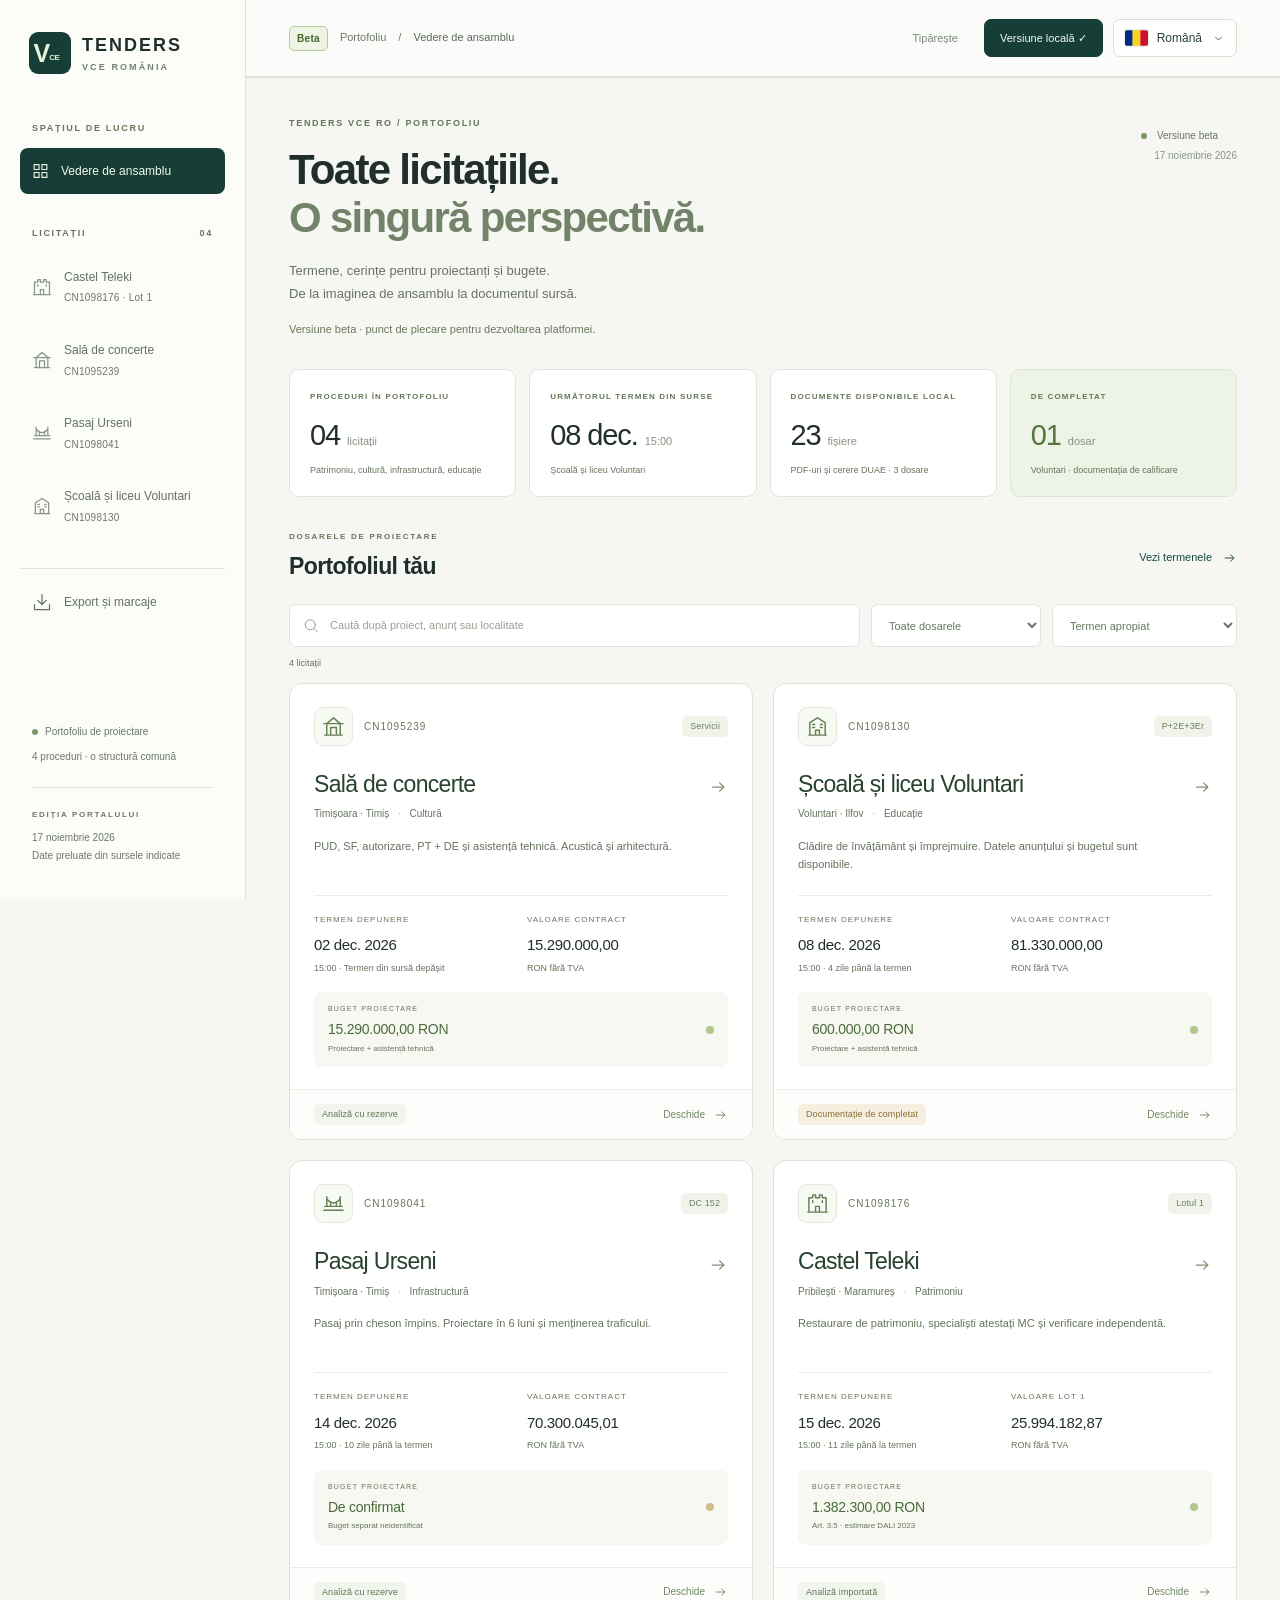
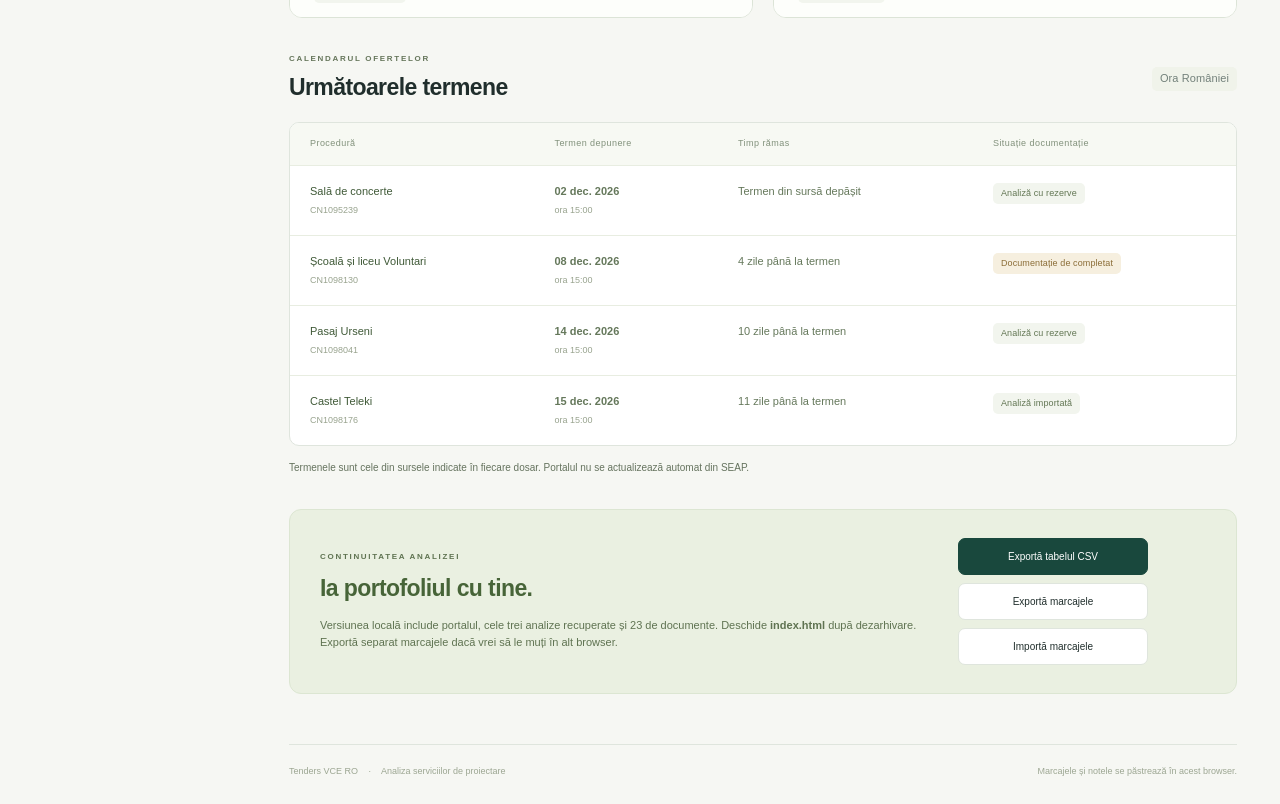
<file: index.html>
<!doctype html>
<html lang="ro">
<head><meta charset="utf-8"><meta name="viewport" content="width=device-width,initial-scale=1"><meta name="description" content="Portal Tenders VCE RO: patru licitații, cerințe pentru proiectanți, echipă, bugete și documente sursă."><title>Portofoliu licitații · Tenders VCE RO</title><link rel="stylesheet" href="portal.css"><link rel="icon" href="favicon.svg" type="image/svg+xml"><link rel="stylesheet" href="i18n.css"></head>
<body class="vce-portal-page"><a class="skip" href="#main">Mergi la conținut</a><div class="shell"><aside class="sidebar"><a class="brand" href="#overview"><span class="brand-mark">V<span>CE</span></span><span>TENDERS<small>VCE ROMÂNIA</small></span></a><span class="nav-caption">SPAȚIUL DE LUCRU</span><nav id="nav" aria-label="Navigare principală"></nav><div class="sidebar-bottom"><span class="tiny-dot"></span><strong>Portofoliu de proiectare</strong><p>4 proceduri · o structură comună</p><div class="sidebar-line"></div><span class="nav-caption">EDIȚIA PORTALULUI</span><p>17 noiembrie 2026<br>Date preluate din sursele indicate</p></div></aside><div class="workspace"><header class="topbar"><div class="breadcrumb" id="breadcrumb">Portofoliu / <strong>Vedere de ansamblu</strong></div><div class="top-actions"><button class="button subtle" id="print" title="Tipărește pagina curentă">Tipărește</button><button class="button download" data-action="offline-info">Versiune locală ✓</button></div></header><main id="main" tabindex="-1"></main><footer><span>Tenders VCE RO <b>·</b> Analiza serviciilor de proiectare</span><span>Marcajele și notele se păstrează în acest browser.</span></footer></div></div><div class="toast" id="toast" role="status"></div><input type="file" id="backup-input" accept="application/json,.json" hidden><script src="i18n-en.js"></script><script src="i18n.js"></script><script src="data.js"></script><script src="portal.js"></script></body></html>
</file>
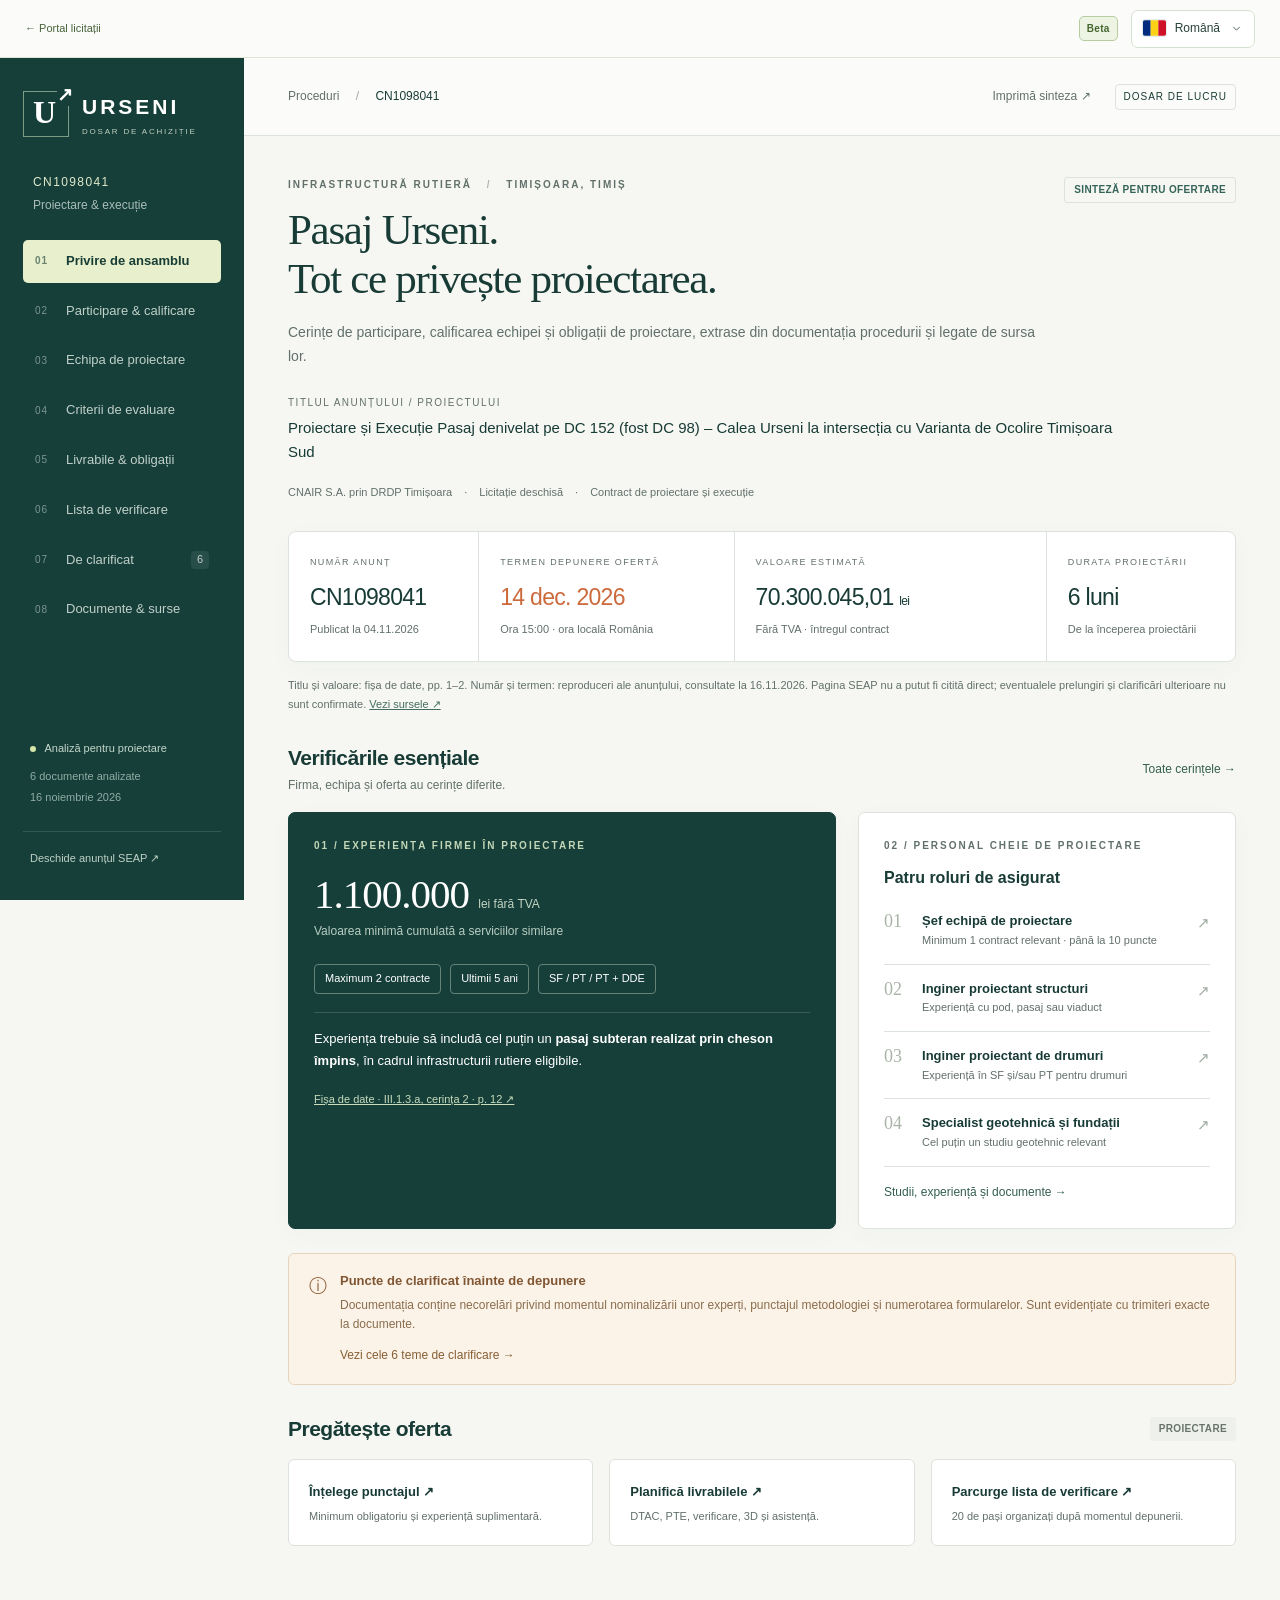
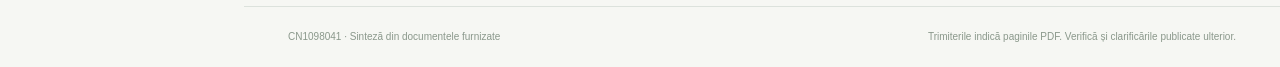
<file: analize/CN1098041/index.html>
<!doctype html>
<html lang="ro"><head><meta charset="UTF-8"><meta name="viewport" content="width=device-width, initial-scale=1"><meta name="description" content="Dosar de analiză pentru proiectare: participare, calificare, experți și obligații în procedura CN1098041 — Pasaj Urseni."><meta name="theme-color" content="#163f3a"><title>Pasaj Urseni · CN1098041</title><link rel="stylesheet" href="styles.css"><link rel="stylesheet" href="../../i18n.css"></head>
<body><a class="skip" href="#main">Sari la conținut</a>
<aside class="sidebar"><a class="brand" href="#overview"><span class="brand-icon" aria-hidden="true">U<span>↗</span></span><span>URSENI<span class="brand-sub">DOSAR DE ACHIZIȚIE</span></span></a><div class="side-project">CN1098041<span>Proiectare & execuție</span></div><nav aria-label="Navigare principală" id="nav"></nav><div class="side-note"><span class="dot"></span> Analiză pentru proiectare<p>6 documente analizate<br>16 noiembrie 2026</p></div><a class="seap-link" href="https://e-licitatie.ro/pub/notices/c-notice/v2/view/100213834" target="_blank" rel="noopener">Deschide anunțul SEAP ↗</a></aside>
<div class="workspace"><header class="topbar"><div class="breadcrumb">Proceduri <span>/</span> <strong>CN1098041</strong></div><div class="top-actions"><button id="print" class="plain" title="Tipărește sinteza completă">Imprimă sinteza ↗</button><span class="private-label">Dosar de lucru</span></div></header><main id="main" tabindex="-1"></main><footer>CN1098041 · Sinteză din documentele furnizate <span>Trimiterile indică paginile PDF. Verifică și clarificările publicate ulterior.</span></footer></div>
<div id="toast" role="status"></div><script src="../../i18n-en.js"></script><script src="../../i18n.js"></script><script src="data.js"></script><script src="app.js"></script></body></html>
</file>
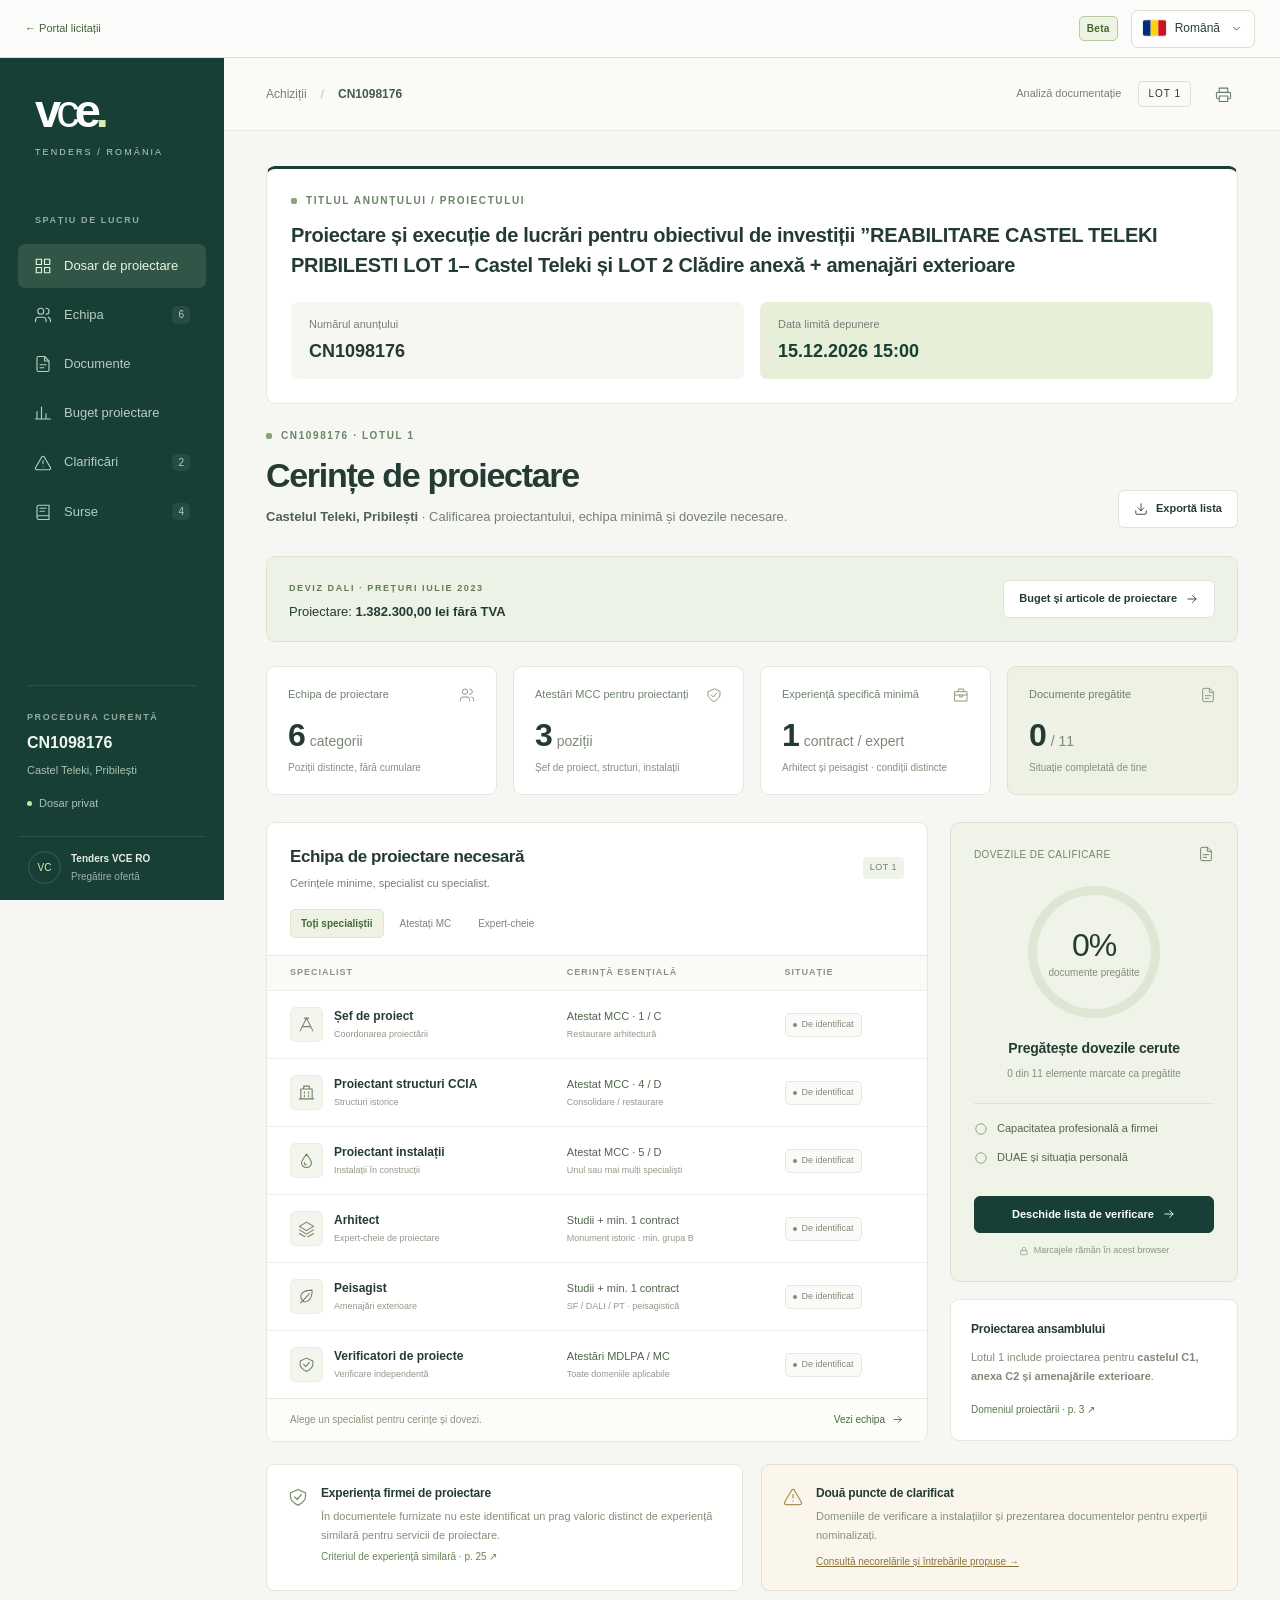
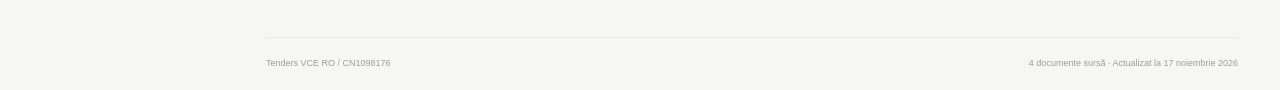
<file: analize/CN1098176/index.html>
<!doctype html>
<html lang="ro">
<head>
  <meta charset="utf-8">
  <meta name="viewport" content="width=device-width, initial-scale=1">
  <meta name="theme-color" content="#173f35">
  <title>Tenders VCE · Cerințe de proiectare · CN1098176</title>
  <meta name="description" content="Dosar de lucru pentru proiectarea Castelului Teleki: Lotul 1 — specialiști, cerințe de calificare, documente și buget de proiectare din DALI, cu referințe la documentația procedurii CN1098176.">
  <link rel="icon" type="image/svg+xml" href="data:image/svg+xml,%3Csvg xmlns='http://www.w3.org/2000/svg' viewBox='0 0 48 48'%3E%3Crect width='48' height='48' rx='12' fill='%23173f35'/%3E%3Cpath d='M12 15l12 21 12-21h-7l-5 10-5-10z' fill='%23cced9b'/%3E%3C/svg%3E">
  <link rel="stylesheet" href="styles.css">
  <script src="../../i18n-en.js"></script><script src="../../i18n.js"></script><script src="budget.js" defer></script>
  <script src="app.js" defer></script>
<link rel="stylesheet" href="../../i18n.css"></head>
<body>
  <a class="skip" href="#main">Mergi la conținut</a>
  <aside class="sidebar">
    <a class="brand" href="#overview" aria-label="Tenders VCE — pagina principală"><span class="brand-mark">v<span>c</span>e<span class="brand-dot">.</span></span><span class="brand-label">TENDERS / ROMÂNIA</span></a>
    <div class="workspace-label">SPAȚIU DE LUCRU</div>
    <nav id="nav" aria-label="Navigare principală"></nav>
    <div class="sidebar-project"><span class="mini-label">PROCEDURA CURENTĂ</span><strong>CN1098176</strong><span>Castel Teleki, Pribilești</span><span class="private-badge"><span class="status-dot"></span> Dosar privat</span></div>
    <div class="sidebar-footer"><span class="avatar">VC</span><div><strong>Tenders VCE RO</strong><span>Pregătire ofertă</span></div></div>
  </aside>
  <div class="shell">
    <header class="topbar"><div class="breadcrumb">Achiziții <span>/</span> <strong>CN1098176</strong></div><div class="topbar-right"><span class="topbar-note">Analiză documentație</span><span class="topbar-tag">LOT 1</span><button class="icon-button" data-action="print" aria-label="Tipărește pagina" title="Tipărește pagina"></button></div></header>
    <main id="main" tabindex="-1"></main>
    <footer class="page-footer"><span>Tenders VCE RO <span class="muted">/</span> CN1098176</span><span>4 documente sursă · Actualizat la 17 noiembrie 2026</span></footer>
  </div>
  <dialog id="expert-dialog" aria-labelledby="dialog-title"></dialog>
  <div id="toast" role="status" aria-live="polite"></div>
</body>
</html>
</file>
<file: portal.css>
@charset "UTF-8";
:root{--ink:#202e2c;--muted:#72807a;--green:#19483d;--deep:#163e36;--lime:#d5edb5;--paper:#f6f7f3;--line:#dfe5dd;--amber:#8f6529;--sidebar:246px;--radius:13px}
*{box-sizing:border-box}html{scroll-behavior:smooth;scroll-padding-top:90px}body{margin:0;font-family:Inter,"Segoe UI",Arial,sans-serif;color:var(--ink);background:var(--paper);font-size:14px;line-height:1.55}button,input,select,textarea{font:inherit}button,a,select,input,textarea{-webkit-tap-highlight-color:transparent}button,a{touch-action:manipulation}a{color:var(--green);text-decoration:none}button{cursor:pointer}a:hover{text-decoration:underline}svg{width:20px;height:20px;flex-shrink:0}h1,h2,h3,p{margin-top:0}h1{font-size:42px;line-height:1.14;letter-spacing:-1.7px;font-weight:600;margin-bottom:17px}h2{font-size:24px;letter-spacing:-.6px;font-weight:600;margin-bottom:12px}h3{font-size:17px;line-height:1.4;font-weight:600;margin-bottom:10px}p{margin-bottom:13px}small{font-size:11px}strong{font-weight:600}button:focus-visible,a:focus-visible,select:focus-visible,input:focus-visible,textarea:focus-visible,summary:focus-visible{outline:3px solid #85a967;outline-offset:4px}.skip{position:fixed;top:-60px;left:12px;z-index:99;background:white;padding:10px}.skip:focus{top:10px}.shell{display:flex;min-height:100vh}.sidebar{width:var(--sidebar);position:fixed;inset:0 auto 0 0;background:#fcfdf9;border-right:1px solid var(--line);padding:32px 20px 22px;display:flex;flex-direction:column;z-index:20;overflow:auto}.brand{display:flex;align-items:center;gap:11px;margin:0 9px 48px;color:var(--ink);font-weight:600;letter-spacing:2px;line-height:1.4;font-size:18px}.brand:hover{text-decoration:none}.brand small{display:block;font-size:9px;letter-spacing:2.1px;color:var(--muted);margin-top:3px}.brand-mark{display:flex;align-items:center;justify-content:center;position:relative;background:var(--deep);border-radius:9px;width:42px;height:42px;font-size:25px;color:#e6f2d9;letter-spacing:-5px;padding-right:7px}.brand-mark span{font-size:8px;letter-spacing:-.5px;align-self:flex-end;margin:0 0 11px 4px}.nav-caption{display:block;color:#859086;font-size:9px;font-weight:600;letter-spacing:1.7px;margin:0 12px 12px}.nav-home,.nav-project,.nav-utility{display:flex;align-items:center;gap:12px;border-radius:8px;padding:13px 12px;color:#617067;font-size:12px;margin-bottom:5px;transition:background .15s}.nav-home svg{width:17px}.nav-home.active{background:var(--deep);color:#f3f8ed}.nav-project small{display:block;color:#89948b;font-size:10px;margin-top:4px;letter-spacing:.25px}.nav-project{padding-top:15px;padding-bottom:15px}.nav-project svg{color:#879488}.nav-project.active{background:#e9efdf;color:var(--deep)}.nav-project.active svg{color:var(--deep)}.nav-project:hover,.nav-utility:hover{background:#eff3e9;text-decoration:none}.project-caption{display:flex;justify-content:space-between;margin-top:33px}.nav-utility{margin-top:28px;border-top:1px solid var(--line);padding-top:23px;border-radius:0}.sidebar-bottom{margin-top:auto;padding:50px 12px 0;font-size:10px;color:#859087}.sidebar-bottom strong{color:#67786c;font-size:10px;font-weight:500}.sidebar-bottom p{margin-top:8px;line-height:1.8}.sidebar-bottom .nav-caption{margin-left:0;margin-bottom:6px;font-size:8px}.tiny-dot{display:inline-block;width:6px;height:6px;border-radius:50%;background:#7a9768;margin-right:7px;vertical-align:middle}.sidebar-line{height:1px;background:var(--line);margin:21px 0}.workspace{width:calc(100% - var(--sidebar));margin-left:var(--sidebar)}.topbar{height:77px;border-bottom:1px solid var(--line);display:flex;align-items:center;justify-content:space-between;padding:0 43px;gap:20px;background:#fbfcf9}.breadcrumb{font-size:11px;color:#89948d;display:flex;gap:12px;align-items:center}.breadcrumb strong{font-weight:500;color:#58695e}.top-actions{display:flex;gap:10px}.button{display:inline-flex;align-items:center;justify-content:center;gap:9px;border:1px solid var(--line);background:#fff;color:var(--ink);border-radius:7px;padding:10px 15px;font-size:11px;font-weight:500;line-height:1.5;text-align:center}.button:hover{text-decoration:none;background:#edf2e8}.button svg{width:16px;height:16px}.button.download{background:var(--deep);color:#f4f8ed;border-color:var(--deep)}.button.download span{font-size:19px;line-height:0;margin-right:2px}.button.subtle{background:none;border-color:transparent;color:#7a897e}.button.primary{background:var(--green);color:white;border-color:var(--green)}main{padding:38px 43px 50px;max-width:1580px;margin:auto;min-height:calc(100vh - 150px)}.page-heading{display:flex;justify-content:space-between;align-items:flex-start;margin:2px 0 30px;gap:30px}.eyebrow{font-size:9px;font-weight:600;letter-spacing:1.7px;color:#7a8e75;margin-bottom:15px}.eyebrow span{margin:0 8px}.page-heading h1 span{color:#728369}.lead{font-size:13px;color:#738174;line-height:1.8;margin-bottom:0}.edition{padding-top:11px;font-size:10px;white-space:nowrap;color:#64775e}.edition small{display:block;color:#8a948a;font-size:10px;padding-left:13px;margin-top:4px}.stats{display:grid;grid-template-columns:repeat(4,minmax(0,1fr));gap:13px;margin-bottom:34px}.stat{padding:21px 20px 18px;background:#fff;border:1px solid var(--line);border-radius:10px;min-width:0}.stat>span{display:block;color:#84917f;font-size:8px;font-weight:600;letter-spacing:1.15px;margin-bottom:15px}.stat>strong{display:block;font-size:29px;letter-spacing:-1.1px;line-height:1.2;white-space:nowrap;font-weight:500}.stat strong small{font-size:11px;letter-spacing:0;color:#86917e;margin-left:7px}.stat p{font-size:9px;color:#939c8e;margin:11px 0 0}.stat.accent{background:#edf3e5;border-color:#dce7d2}.stat.accent strong{color:#55763f}.section-heading{display:flex;justify-content:space-between;align-items:center;gap:20px;margin:31px 0 16px}.section-heading .eyebrow{font-size:8px;margin-bottom:5px}.section-heading h2{font-size:23px;margin-bottom:0}.section-heading>span{font-size:11px;color:var(--muted)}.text-link{font-size:11px;display:inline-flex;gap:10px;align-items:center}.text-link svg{width:15px}.toolbar{display:flex;gap:11px;margin:20px 0 5px}.search{flex:1;display:flex;align-items:center;gap:11px;background:white;border:1px solid var(--line);border-radius:7px;padding:0 14px;min-width:0}.search svg{width:15px;color:#8e9989}.search input{width:100%;border:0;background:none;outline:0;padding:12px 0;font-size:11px;color:var(--ink);min-width:0}.search input::placeholder{color:#99a194}select{border:1px solid var(--line);background:white;padding:10px 34px 10px 13px;border-radius:7px;font-size:11px;color:#66785f;max-width:100%}.result-count{font-size:9px;color:#8b9786;margin:10px 0 12px}.project-grid{display:grid;grid-template-columns:repeat(2,minmax(0,1fr));gap:20px}.project-card{border:1px solid #dce4d7;border-radius:var(--radius);padding:23px 24px 0;background:white;overflow:hidden;transition:border-color .18s,box-shadow .18s}.project-card:hover{border-color:#aabda0;box-shadow:0 6px 22px #26451e07}.card-top{display:flex;align-items:center;gap:11px;margin-bottom:22px}.project-symbol{width:39px;height:39px;border:1px solid #e4e9de;border-radius:9px;display:flex;align-items:center;justify-content:center;color:#637f52;background:#f7f9f3}.project-symbol svg{width:23px;height:23px}.card-code{font-size:10px;color:#87937d;letter-spacing:1px;flex:1}.badge{display:inline-block;font-size:9px;letter-spacing:.1px;font-weight:500;padding:4px 8px;border-radius:5px;background:#f0f3ea;color:#6d7d60;white-space:normal;line-height:1.45}.badge.amber{background:#f6efdf;color:#8b6d37}.badge.soft{background:#f2f5ee;color:#76866a}.project-title{display:flex;justify-content:space-between;align-items:center;gap:12px;color:#28422f}.project-title h3{font-size:23px;letter-spacing:-.7px;margin-bottom:6px;font-weight:500}.project-title svg{width:20px;color:#819274}.location{font-size:10px;color:#86927d;margin:0 0 15px}.location span{margin:0 6px;color:#b6bdad}.card-summary{font-size:11px;line-height:1.65;color:#8a957f;min-height:38px;margin-bottom:20px;max-width:94%}.card-values{display:grid;grid-template-columns:1fr 1fr;border-top:1px solid #e9ede3;padding-top:18px;margin-bottom:17px;gap:12px}.card-values label,.card-budget label,.budget-strip label{font-size:8px;letter-spacing:1px;color:#8a967f;display:block;margin-bottom:7px;font-weight:500}.card-values strong{display:block;font-size:15px;font-weight:500;letter-spacing:-.35px;white-space:nowrap}.card-values small{display:block;font-size:9px;color:#93a087;margin-top:5px}.card-budget{background:#f6f8f1;border-radius:8px;padding:12px 14px;display:flex;justify-content:space-between;align-items:center;gap:15px;margin-bottom:22px}.card-budget label{font-size:7px;letter-spacing:1.2px;margin-bottom:4px}.card-budget strong{display:block;color:#4b6b3c;font-size:14px;font-weight:500;letter-spacing:-.25px}.card-budget small{font-size:8px;color:#8c9a7e;display:block;margin-top:2px}.budget-dot{width:8px;height:8px;border-radius:50%;background:#b0c68b}.budget-dot.unknown{background:#d4bd8d}.card-bottom{margin:0 -24px;padding:14px 24px;border-top:1px solid #e9ede3;display:flex;align-items:center;justify-content:space-between;gap:10px;background:#fdfefb}.card-bottom>a{display:flex;align-items:center;gap:8px;font-size:10px;color:#708863}.card-bottom svg{width:15px}.calendar-block{margin-top:35px}.table-wrap{overflow:auto;border:1px solid var(--line);border-radius:10px;background:white;max-width:100%}table{width:100%;border-collapse:collapse;text-align:left;font-size:11px}th{color:#81917b;font-weight:500;font-size:9px;letter-spacing:.45px;background:#f7f9f3;padding:14px 20px}td{border-top:1px solid #e8ede1;padding:17px 20px;vertical-align:top;color:#65785b}td small{display:block;color:#98a38e;font-size:9px;margin-top:4px}.table-title{color:#3f5937;font-weight:500}.fineprint{font-size:10px;color:#8c9783;margin-top:13px;line-height:1.7}.tools-panel{display:flex;align-items:center;gap:38px;background:#eaf0e1;border:1px solid #dce6d2;padding:28px 30px;border-radius:12px;margin-top:33px}.tools-panel .eyebrow{font-size:8px;margin-bottom:8px}.tools-panel h2{font-size:23px;margin-bottom:10px;color:#476438}.tools-panel p{font-size:11px;color:#859777;margin-bottom:0;max-width:600px}.tool-buttons{min-width:190px;display:grid;gap:8px}.tool-buttons .button{font-size:10px}footer{display:flex;justify-content:space-between;gap:20px;color:#9ca692;font-size:9px;margin:0 43px;padding:20px 0 25px;border-top:1px solid var(--line)}footer b{margin:0 8px;font-weight:400}.back{font-size:10px;display:inline-block;color:#839477;margin:0 0 25px}.project-heading{display:flex;justify-content:space-between;align-items:center;gap:25px}.project-heading h1{font-size:36px;line-height:1.2;margin-bottom:10px}.project-heading .eyebrow{margin-bottom:10px}.decision-label{font-size:8px;letter-spacing:1px;color:#8b987e;display:flex;flex-direction:column;gap:7px;min-width:170px}.decision-label select{color:var(--green);font-size:11px}.tabs{display:flex;gap:6px;border-bottom:1px solid var(--line);margin:28px 0 30px;overflow:auto}.tabs a{padding:14px 15px;border-bottom:2px solid transparent;color:#88977d;font-size:11px;white-space:nowrap}.tabs a.active{color:#3e612c;border-bottom-color:#527938;background:#edf2e5;border-radius:7px 7px 0 0}.section-title{margin-bottom:23px}.section-title .eyebrow{font-size:8px;margin-bottom:6px}.section-title h2{font-size:25px;margin-bottom:12px}.section-title>p:not(.eyebrow){font-size:12px;color:#809070;line-height:1.8;max-width:1000px}.section-title .full-title{color:#506843!important;font-size:16px!important;line-height:1.6!important}.project-stats{grid-template-columns:repeat(3,minmax(0,1fr));margin-bottom:14px}.project-stats .stat strong{font-size:23px;white-space:normal}.project-stats .stat>span{font-size:8px}.project-stats .stat strong small{display:block;margin:7px 0 0}.project-stats .stat strong.authority{font-size:16px;letter-spacing:-.3px;line-height:1.4}.notice{display:flex;align-items:flex-start;gap:12px;background:#f3f0e5;border:1px solid #e5dfcd;border-radius:9px;padding:16px 18px;margin:21px 0;color:#8b794d;font-size:11px}.notice>span{border:1px solid #b9a56e;border-radius:50%;height:17px;width:17px;font-family:Georgia,serif;text-align:center;flex-shrink:0;line-height:15px;margin-top:2px}.notice p{margin:0;line-height:1.8}.budget-strip{background:#eaf1e1;border:1px solid #dce6d1;border-radius:10px;display:flex;justify-content:space-between;align-items:center;gap:25px;padding:22px;margin:25px 0}.budget-strip strong{display:block;font-size:22px;font-weight:500;color:#526f3e;letter-spacing:-.5px}.budget-strip p{font-size:10px;color:#8a9b7c;margin:7px 0 0;max-width:700px}.budget-strip .button{flex-shrink:0}.record{background:white;border:1px solid var(--line);border-radius:10px;padding:22px 25px;margin-bottom:14px}.record-title{display:flex;justify-content:space-between;align-items:flex-start;gap:15px}.record h3{font-size:16px;color:#3e5933}.record p{font-size:12px;color:#75886a;line-height:1.85;max-width:1100px}.record .muted{color:#95a289}.record-title .badge{flex-shrink:0;max-width:210px}.evidence{background:#f4f7ee;padding:13px 16px;border-left:2px solid #c5d5b4;border-radius:0 6px 6px 0;margin:14px 0;color:#728662;font-size:11px}.evidence strong{font-size:10px;color:#698252}.evidence p{margin:6px 0 0;font-size:11px}.record details{border-top:1px solid #e8eddf;margin-top:13px;padding-top:12px}.record details p{margin-top:12px;font-size:11px}summary{cursor:pointer;font-size:11px;color:#6e865c}summary::marker{color:#a3b690}.refs{display:flex;gap:6px;flex-wrap:wrap;margin-top:16px}.refs a,.source-link,.migrated-content .source,.migrated-content .ref{font-size:9px;padding:5px 8px;background:#f4f7ee;color:#819773;border-radius:4px;border:1px solid #e6edde;line-height:1.5}.next-link{display:flex;justify-content:flex-end;border-top:1px solid var(--line);margin-top:25px;padding-top:20px}.next-link a{font-size:12px;display:flex;align-items:center;gap:10px}.empty-panel{padding:35px 25px;background:#f0f3ea;border:1px dashed #cad6bd;border-radius:11px;text-align:center;color:#879b73;width:100%}.empty-panel svg{width:30px;height:30px;margin-bottom:10px;color:#9db388}.empty-panel h3{font-size:16px;color:#687f56}.empty-panel p{font-size:12px;max-width:650px;margin:0 auto;color:#92a380}.project-grid>.empty-panel{grid-column:1/-1}.panel{padding:23px 25px;border:1px solid var(--line);background:white;border-radius:10px;margin:18px 0;font-size:12px;color:#7f9170}.panel h3,.panel h2{color:#4e6c3d}.panel p{line-height:1.85}.panel .button{margin-top:6px}.progress-panel{display:flex;justify-content:space-between;align-items:center;gap:25px;padding:21px;background:#edf3e3;border:1px solid #dae6cc;border-radius:10px;margin-bottom:20px}.progress-panel strong{color:#54703f;font-size:13px}.progress-panel p{color:#8ea17a;font-size:10px;margin:6px 0 0}.progress-track{height:6px;border-radius:4px;overflow:hidden;background:#dae5cc;width:36%}.progress-track span{height:100%;display:block;background:#78985c;border-radius:4px;transition:width .2s}.check-row{display:flex;align-items:flex-start;gap:16px;padding:21px 23px;background:white;border:1px solid var(--line);border-radius:9px;margin-bottom:10px}.check-row input{width:17px;height:17px;accent-color:var(--green);flex-shrink:0;margin-top:4px}.check-row label{font-size:13px;font-weight:500;display:block;color:#4d6a3c;margin-bottom:7px;cursor:pointer}.check-row p{font-size:11px;line-height:1.8;color:#819470;margin:8px 0 0}.check-row input:checked+div label{color:#8ca377;text-decoration:line-through}.source-grid{display:grid;grid-template-columns:repeat(2,minmax(0,1fr));gap:16px;margin:20px 0}.source-card{background:white;border:1px solid var(--line);border-radius:10px;padding:23px;display:flex;flex-direction:column;align-items:flex-start}.file-icon{font-size:9px;color:#889e6e;background:#f0f5e7;border:1px solid #dfe8d3;border-radius:5px;padding:7px 6px;margin-bottom:15px}.source-card h3{font-size:15px;color:#536e40}.source-card p{font-size:11px;line-height:1.7;color:#8a9c77;margin-bottom:13px}.source-card small{color:#9eab8c;font-size:9px}.source-card>div:last-child{margin-top:auto;padding-top:16px;display:flex;gap:19px;font-size:10px}.web-sources{padding-left:17px;line-height:2.6}.web-sources a{font-size:12px}.issue{position:relative;padding-left:64px}.issue-number{position:absolute;left:24px;top:24px;font-size:13px;color:#a5b392}.notes-label{display:block;font-size:9px;letter-spacing:.7px;color:#95a580;margin:20px 0 7px}textarea{width:100%;min-height:85px;resize:vertical;background:#fafcf6;border:1px solid #e1e8d7;border-radius:6px;padding:12px;font-size:11px;color:#6f845b}.missing-list{list-style:none;margin:20px 0;padding:0}.missing-list li{display:flex;justify-content:space-between;gap:20px;border-bottom:1px solid var(--line);padding:13px;color:#81946c;font-size:12px}.block-heading{color:#5b7847;font-size:18px;margin-top:27px}caption{text-align:left;padding:14px 20px;font-size:10px;color:#91a27c;background:#fff}tfoot td{background:#edf4e2;color:#54713d;font-weight:600}.budget-table td:not(:first-child){white-space:nowrap;font-size:10px}.budget-table td:first-child{min-width:240px;font-size:11px}.budget-table td{padding:14px 16px}.budget-table th{padding:12px 16px;white-space:nowrap}.migrated-content{font-size:12px;color:#7c906c}.migrated-content h1{font-size:23px;letter-spacing:-.6px;margin-bottom:10px;color:#526e42}.migrated-content h2{font-size:19px;margin-top:25px;color:#4e6d3d}.migrated-content h3{color:#536f43}.migrated-content .metrics{display:grid;grid-template-columns:repeat(3,minmax(0,1fr));gap:14px;margin:23px 0}.migrated-content .metric{border:1px solid var(--line);border-radius:9px;padding:20px;background:white}.migrated-content .metric label{display:block;font-size:9px;margin-bottom:10px;color:#91a37c}.migrated-content .metric strong{display:block;font-size:23px;letter-spacing:-.5px;color:#5a7843}.migrated-content .metric small{font-size:9px;display:block;color:#99aa83;margin-top:8px}.migrated-content .highlight{background:#edf3e4}.migrated-content .section-heading{margin-top:28px}.migrated-content .section-heading small{font-size:9px;color:#92a47c}.migrated-content .sources{display:flex;flex-wrap:wrap;gap:6px;margin:12px 0}.migrated-content .notice{display:block}.migrated-content .notice-icon{display:none}.migrated-content .notice b{display:block;margin-bottom:8px}.migrated-content .inline-note,.migrated-content .section-intro{color:#94a57f;font-size:11px;line-height:1.8}.migrated-content .grid2{display:grid;grid-template-columns:1fr 1fr;gap:16px}.migrated-content table ul{padding-left:16px}.migrated-content li{margin-bottom:6px}.migrated-content .timeline-item,.migrated-content .timeline-card{padding:20px;border:1px solid var(--line);border-radius:9px;background:white;margin-bottom:13px}.migrated-content .tag{display:inline-block;background:#edf2e5;border-radius:5px;padding:4px 8px;font-size:9px;color:#809469}.migrated-content .tag.amber{background:#f5eedb;color:#9a854e}.migrated-content table td{font-size:11px}.toast{position:fixed;bottom:25px;left:50%;transform:translate(-50%,15px);background:#254b35;color:#f4f9eb;padding:13px 22px;border-radius:9px;box-shadow:0 6px 22px #14301b22;opacity:0;pointer-events:none;transition:.2s;font-size:12px;z-index:99;max-width:90vw}.toast.show{opacity:1;transform:translate(-50%,0)}
@media(min-width:1500px){main{padding-top:45px}.project-card{padding-top:26px}.card-summary{max-width:90%}}
@media(max-width:1200px){:root{--sidebar:220px}.sidebar{padding-left:13px;padding-right:13px}main{padding:30px}.topbar{padding:0 30px}footer{margin:0 30px}.stat{padding:18px 15px}.stat>strong{font-size:24px}.stat>span{font-size:7px}.stat p{font-size:8px}.project-card{padding:20px 19px 0}.card-bottom{margin:0 -19px;padding-left:19px;padding-right:19px}.project-title h3{font-size:21px}.card-values strong{font-size:14px}.project-stats .stat strong{font-size:20px}.tabs a{padding:12px 10px;font-size:10px}.record-title{flex-wrap:wrap}.project-heading h1{font-size:31px}.decision-label{min-width:145px}}
@media(max-width:980px){:root{--sidebar:195px}.sidebar{padding-left:10px;padding-right:10px}.brand{margin-left:5px;gap:9px;font-size:15px}.brand-mark{width:36px;height:36px}.nav-project,.nav-home{font-size:10px;padding-left:10px;gap:9px}.nav-project svg{width:17px}.nav-project small{font-size:8px}.nav-caption{font-size:8px}.topbar{padding:0 24px}.breadcrumb{font-size:9px;gap:8px}.button{font-size:10px;padding:9px 11px}main{padding:28px 24px}.page-heading h1{font-size:35px}.edition{font-size:8px}.stats{grid-template-columns:repeat(2,minmax(0,1fr))}.stat>span{font-size:8px}.stat p{font-size:9px}.project-stats{grid-template-columns:repeat(3,minmax(0,1fr))}.project-stats .stat strong{font-size:17px}.project-stats .stat .authority{font-size:13px!important}.toolbar{flex-wrap:wrap}.search{flex-basis:100%}.toolbar select{flex:1}.project-card{padding:18px 16px 0}.project-title h3{font-size:19px}.card-code{font-size:8px}.project-symbol{width:32px;height:32px}.card-values{grid-template-columns:1fr;gap:13px}.card-values strong{font-size:15px}.card-budget strong{font-size:13px}.card-bottom{margin:0 -16px;padding:13px 16px;align-items:flex-start;gap:8px}.card-bottom .badge{font-size:8px}.card-bottom>a{font-size:9px;gap:5px;white-space:nowrap}.card-summary{min-height:58px;font-size:10px}.tools-panel{display:block;padding:25px}.tool-buttons{display:flex;flex-wrap:wrap;margin-top:20px}.budget-strip{display:block}.budget-strip .button{margin-top:16px}.project-heading h1{font-size:27px}.project-heading .lead{font-size:11px}.decision-label{min-width:130px}.tabs{gap:1px}.tabs a{font-size:9px;padding:12px 8px}.source-grid{gap:12px}.record{padding:20px}.migrated-content .metrics{grid-template-columns:1fr}.migrated-content .grid2{grid-template-columns:1fr}.migrated-content .section-heading{flex-wrap:wrap}.issue{padding-left:55px}.issue-number{left:20px;top:23px}footer{font-size:8px;margin:0 24px;flex-wrap:wrap}}
@media(max-width:700px){:root{--sidebar:0px}.shell{display:block}.sidebar{position:relative;width:100%;padding:17px 20px 0;border-right:0;border-bottom:1px solid var(--line);overflow:visible}.brand{margin:0 0 17px;font-size:16px;width:max-content}.brand small{font-size:8px}.brand-mark{width:35px;height:35px}.sidebar>.nav-caption,.project-caption,.sidebar-bottom,.nav-utility{display:none}.sidebar nav{display:flex;gap:6px;overflow-x:auto;padding:0 0 12px}.nav-project,.nav-home{padding:9px 11px;font-size:9px;margin:0;flex-shrink:0;min-height:42px}.nav-project svg,.nav-home svg{width:15px;height:15px}.nav-project small{font-size:7px;margin-top:3px}.nav-home{max-width:120px;line-height:1.5}.nav-project{background:#f2f5ed}.workspace{width:100%;margin:0}.topbar{height:61px;padding:0 20px;gap:8px}.breadcrumb{font-size:8px}.top-actions{gap:2px}.button.subtle{display:none}.top-actions .button{font-size:9px;padding:8px 10px}main{padding:26px 20px 35px}.page-heading{gap:13px;position:relative;margin-bottom:25px}.page-heading h1{font-size:34px}.page-heading .eyebrow{font-size:7px;letter-spacing:1.5px;margin-bottom:15px}.edition{display:none}.lead{font-size:11px}.stats{gap:10px;margin-bottom:25px}.stat{padding:16px 13px}.stat>strong{font-size:24px}.stat>span{font-size:6.5px;letter-spacing:.6px;margin-bottom:12px}.stat strong small{font-size:9px;margin-left:5px}.stat p{font-size:8px;line-height:1.6;margin-top:9px}.section-heading{margin-top:26px;gap:10px}.section-heading h2{font-size:21px}.section-heading .text-link{font-size:9px;gap:6px}.section-heading .eyebrow{font-size:7px}.toolbar{gap:8px;margin-top:17px}.search input{font-size:10px}.toolbar select{font-size:10px;padding-right:25px}.project-grid{grid-template-columns:1fr;gap:17px}.project-card{padding:21px 20px 0}.card-top{margin-bottom:19px}.project-symbol{width:36px;height:36px}.card-code{font-size:9px}.project-title h3{font-size:23px}.card-summary{min-height:0;font-size:11px;max-width:96%;margin-bottom:18px}.card-values{grid-template-columns:1fr 1fr;gap:10px}.card-values strong{font-size:15px}.card-budget strong{font-size:14px}.card-bottom{margin:0 -20px;padding:14px 20px;align-items:center}.card-bottom .badge{font-size:8px}.card-bottom>a{font-size:10px}.table-wrap table{min-width:610px}.table-wrap td{padding:15px}.table-wrap th{padding:13px 15px}.tools-panel{padding:23px}.tool-buttons{display:grid;grid-template-columns:1fr 1fr;gap:8px}.tool-buttons .primary{grid-column:1/-1}.tool-buttons .button{padding:10px 7px;font-size:9px}.tools-panel h2{font-size:22px}.tools-panel p{font-size:10px}footer{margin:0 20px;font-size:7px;gap:8px}.back{margin-bottom:22px}.project-heading{display:block}.project-heading h1{font-size:31px}.project-heading .lead{font-size:11px}.project-heading .eyebrow{font-size:8px}.decision-label{display:flex;flex-direction:row;align-items:center;gap:15px;margin-top:22px;min-width:0}.decision-label select{width:170px;font-size:10px}.tabs{margin:25px -20px 26px;padding:0 20px;gap:5px}.tabs a{font-size:10px;padding:12px 13px}.section-title h2{font-size:23px}.section-title>p:not(.eyebrow){font-size:11px}.section-title .full-title{font-size:14px!important}.project-stats{grid-template-columns:1fr}.project-stats .stat{padding:17px}.project-stats .stat strong{font-size:25px}.project-stats .stat strong small{display:inline;margin-left:10px}.project-stats .stat>span{font-size:7px}.project-stats .stat strong.authority{font-size:17px!important}.project-stats .stat p{font-size:9px}.budget-strip{padding:20px}.budget-strip strong{font-size:22px}.notice{font-size:10px;padding:15px}.record{padding:20px 18px}.record h3{font-size:15px}.record p{font-size:11px}.record-title{gap:3px}.record-title .badge{margin-bottom:9px;max-width:100%}.evidence p{font-size:10px}.refs a{font-size:8px}.source-grid{grid-template-columns:1fr}.source-card{padding:21px}.source-card h3{font-size:16px}.issue{padding-left:50px}.issue-number{left:17px;top:21px}.progress-panel{display:block;padding:20px}.progress-track{width:100%;margin-top:15px}.check-row{padding:18px 16px;gap:11px}.check-row label{font-size:12px}.check-row p{font-size:10px}.missing-list li{font-size:11px;padding:12px 0}.migrated-content .metric strong{font-size:25px}.migrated-content h1{font-size:21px}.migrated-content .table-wrap table{min-width:740px}.block-heading{font-size:17px}.toast{width:calc(100% - 35px);font-size:11px;text-align:center}}
@media print{@page{margin:15mm}body{background:white;color:#111;font-size:10pt}.sidebar,.topbar,footer,.tabs,.back,.decision-label,.next-link,.tools-panel,.toolbar,.toast,.button,.skip,.result-count{display:none!important}.workspace{width:100%;margin:0}main{padding:0;max-width:none}.page-heading h1,.project-heading h1{font-size:25pt}h2{font-size:17pt}.stats,.project-grid,.source-grid{grid-template-columns:1fr 1fr}.stat,.record,.project-card,.source-card,.panel{break-inside:avoid;box-shadow:none!important;border-color:#bbb}.record p,.panel p,.section-title p,.lead,.fineprint{color:#333!important}.table-wrap{overflow:visible;border-radius:0}table{min-width:0!important;font-size:8pt}th,td{padding:7px!important}.refs a{color:#333;background:none}.card-values{grid-template-columns:1fr 1fr}.badge{background:none;border:1px solid #ccc;color:#333}.project-card{margin-bottom:10px}.source-card a{color:#333}textarea{color:#222;border:1px solid #bbb;height:auto;min-height:50px}.migrated-content .metrics{grid-template-columns:1fr 1fr 1fr}.record details{display:block}.project-stats .stat strong{font-size:16pt}.calendar-block{page-break-before:auto}}
/* Readable supporting text on light backgrounds. */
.lead,.location,.card-summary,.card-values small,.card-budget small,.stat p,.fineprint,.section-title>p:not(.eyebrow),.panel,.panel p,.record p,.record .muted,.check-row p,.source-card p,.source-card small,.tools-panel p,.empty-panel p,.migrated-content,.migrated-content .inline-note,.migrated-content .section-intro{color:#65735e}
.card-values label,.card-budget label,.budget-strip label,.stat>span,.eyebrow,.nav-caption,.result-count,.card-code,.source-card>div:last-child,.notes-label{color:#66765b}
.card-budget small,.card-values small,.stat p{color:#66755d}.sidebar-bottom,.sidebar-bottom p{color:#6c7867}.nav-project small,.sidebar-bottom .nav-caption,.breadcrumb{color:#6e7968}.tabs a{color:#66795a}.refs a,.migrated-content .source,.migrated-content .ref{color:#5f7750}.badge.soft{color:#627653}.source-card h3,.record h3{color:#3e5933}.record details p{color:#65735e}.budget-strip p{color:#6c7d5b}.tools-panel p{color:#5f7351}
</file>
<file: i18n.css>
/* The language control stays available on every screen, including long analyses. */
.vce-portal-page .workspace>.topbar{position:sticky;top:0;z-index:35;box-shadow:0 1px 0 #dfe5dd;background:#fbfcf9}
.vce-portal-page .topbar .breadcrumb{margin-right:auto;min-width:0}.vce-portal-page .topbar{gap:12px}.top-actions{align-items:center}
.vce-beta{display:inline-flex;align-items:center;border:1px solid #b6cba0;background:#edf4e4;color:#45662e;font:600 10px/1.3 Inter,"Segoe UI",Arial,sans-serif;letter-spacing:.3px;border-radius:5px;padding:5px 7px;white-space:nowrap}
.vce-lang-picker{position:relative;flex-shrink:0;font:500 12px/1.4 Inter,"Segoe UI",Arial,sans-serif;color:#264137;letter-spacing:0}
.vce-language-trigger{display:flex;gap:10px;align-items:center;border:1px solid #d7e1d1;background:#fff;color:#264137;border-radius:7px;padding:9px 11px;min-height:38px;cursor:pointer;white-space:nowrap;font:inherit}
.vce-language-current{display:flex;align-items:center;gap:9px}.vce-flag{display:inline-block;width:23px;height:16px;border-radius:2px;overflow:hidden;box-shadow:0 0 0 1px #183e381a;flex-shrink:0}
.vce-chevron{width:13px;height:13px}.vce-language-trigger[aria-expanded="true"] .vce-chevron{transform:rotate(180deg)}
.vce-language-menu{position:absolute;right:0;top:calc(100% + 7px);width:172px;padding:5px;background:#fff;border:1px solid #d6dfce;border-radius:9px;box-shadow:0 10px 30px #183e3824;z-index:99}
.vce-language-menu[hidden]{display:none!important}.vce-language-menu button{width:100%;display:flex;align-items:center;gap:10px;border:0;border-radius:5px;background:#fff;color:#294033;padding:10px;font:inherit;text-align:left;cursor:pointer}
.vce-language-menu button:hover,.vce-language-menu button:focus{background:#eff5e8}.vce-language-check{margin-left:auto;color:#456f32;visibility:hidden}.vce-language-menu [aria-checked="true"] .vce-language-check{visibility:visible}
.vce-language-trigger:focus-visible,.vce-language-menu button:focus-visible{outline:2px solid #7c9d60;outline-offset:2px}
.beta-note{font-size:11px;line-height:1.6;color:#69785c;margin:16px 0 0}
.vce-dialog-language{display:flex;justify-content:flex-end;position:sticky;top:0;padding:10px 16px;background:#fbfcf9;border-bottom:1px solid #dce5d4;z-index:5}
.vce-global-toolbar{position:fixed;top:0;left:0;right:0;height:58px;display:flex;align-items:center;justify-content:space-between;gap:20px;padding:0 25px;background:#fbfcf9;border-bottom:1px solid #dce5d4;z-index:90;box-sizing:border-box;font:500 12px/1.5 Inter,"Segoe UI",Arial,sans-serif}
.vce-portal-back{color:#48633a!important;text-decoration:none!important;font-size:11px}.vce-toolbar-actions{display:flex;align-items:center;gap:13px}.vce-legacy-page{padding-top:58px!important}.vce-legacy-page .sidebar{top:58px!important;height:calc(100vh - 58px)!important;box-sizing:border-box}.vce-legacy-page dialog{max-height:calc(100vh - 80px)}
html[lang="en"] .card-summary{min-height:44px}html[lang="en"] .tabs{gap:2px}html[lang="en"] .tabs a{padding-left:12px;padding-right:12px}
@media(max-width:1000px){.vce-portal-page .topbar .breadcrumb{font-size:10px}.top-actions .button.subtle{display:none}.vce-language-trigger{font-size:11px;padding:8px 9px}.vce-portal-page .topbar{padding-left:20px;padding-right:20px}.vce-language-current{gap:7px}}
@media(max-width:700px){.vce-portal-page .workspace>.topbar{position:sticky;top:0;height:61px;padding:0 12px;gap:8px}.vce-portal-page .topbar .breadcrumb{font-size:8px;gap:5px;overflow:hidden;white-space:nowrap}.vce-portal-page .topbar .vce-beta{font-size:8px;padding:4px 5px}.top-actions{gap:7px}.top-actions .download{font-size:9px;padding:8px 9px}.vce-language-trigger{padding:7px 8px;min-height:34px;font-size:10px;gap:7px}.vce-flag{width:21px;height:14px}.vce-language-menu{width:160px}.vce-language-menu button{font-size:12px;padding:12px 9px}.vce-global-toolbar{padding:0 15px;gap:8px}.vce-toolbar-actions{gap:8px}.vce-portal-back{font-size:10px}.vce-legacy-page .sidebar{height:auto!important}.vce-legacy-page .sidebar:not([style*="fixed"]){top:auto!important}html[lang="en"] .card-summary{min-height:0}}
@media(max-width:410px){.vce-portal-page .topbar .breadcrumb{display:none}.vce-portal-page .topbar .vce-beta{margin-right:auto}.vce-portal-page .topbar .top-actions{margin-left:auto}.top-actions .download{font-size:9px}.vce-language-trigger{font-size:11px}}
@media(max-width:760px){.vce-legacy-page .sidebar{top:auto!important;height:auto!important}}
@media(max-width:900px){.vce-legacy-page[data-analysis="CN1098041"] .sidebar{top:auto!important;height:auto!important}}
@media print{.vce-lang-picker,.vce-global-toolbar{display:none!important}.vce-legacy-page{padding-top:0!important}.vce-beta{display:none}}
</file>
<file: analize/CN1098041/styles.css>
:root{--ink:#183b36;--muted:#62706c;--green:#163f3a;--light:#e9efeb;--paper:#f6f7f3;--line:#dce2dc;--orange:#cc6a3c;--amber:#93613c;--white:#fff;--shadow:0 6px 24px #173b3607}*{box-sizing:border-box}body{margin:0;background:var(--paper);color:var(--ink);font:15px/1.6 Arial,Helvetica,sans-serif}button,input,select{font:inherit}a{color:inherit}button,a,input,select,summary{outline-offset:4px}button{cursor:pointer}button:disabled{cursor:default}.sidebar{width:244px;position:fixed;inset:0 auto 0 0;background:var(--green);color:#fff;padding:32px 23px;display:flex;flex-direction:column;z-index:20}.brand{display:flex;gap:13px;align-items:center;text-decoration:none;font-size:21px;letter-spacing:3px;font-weight:700}.brand-icon{font-family:Georgia,serif;font-size:32px;border:1px solid #7c9c88;width:46px;height:46px;line-height:41px;text-align:center;position:relative}.brand-icon span{position:absolute;right:-5px;top:-9px;font-family:Arial;font-size:19px;background:var(--green);line-height:23px;letter-spacing:0}.brand-sub{display:block;font-size:8px;letter-spacing:1.8px;font-weight:400;color:#c0cfbf;margin-top:2px}.side-project{padding:35px 10px 25px;color:#e1eacb;letter-spacing:1.4px;font-size:12px}.side-project span{display:block;color:#aabeb7;font-size:12px;letter-spacing:0;margin-top:3px}nav{display:grid;gap:7px}nav a{padding:11px 12px;display:flex;gap:13px;align-items:center;text-decoration:none;color:#c1d0c9;border-radius:5px;font-size:13px}nav a.active{background:#e7efcc;color:#173d35;font-weight:600}nav a:hover{background:#ffffff13;color:#fff}nav a.active:hover{background:#e7efcc;color:#173d35}.nav-num{font-size:10px;opacity:.6;letter-spacing:1px;width:18px}.nav-count{margin-left:auto;background:#ffffff14;padding:0 6px;border-radius:4px;font-size:11px}.side-note{margin-top:auto;padding:28px 7px 16px;font-size:11px;color:#c5d7cb;border-bottom:1px solid #ffffff20}.side-note p{color:#90ada3;font-size:11px;line-height:1.9;margin:8px 0}.dot{display:inline-block;width:6px;height:6px;border-radius:50%;background:#d5e7a9;margin-right:6px}.seap-link{font-size:11px;color:#bed0c4;text-decoration:none;margin:18px 7px 0}.workspace{margin-left:244px}.topbar{height:78px;border-bottom:1px solid var(--line);display:flex;align-items:center;justify-content:space-between;padding:0 44px;background:#fbfcf9}.breadcrumb{font-size:12px;color:var(--muted)}.breadcrumb span{margin:0 13px;color:#9da89f}.breadcrumb strong{color:var(--ink);font-weight:500}.top-actions{display:flex;align-items:center;gap:24px}.plain{background:none;border:0;color:var(--muted);font-size:12px;padding:5px 0}.private-label{font-size:10px;text-transform:uppercase;letter-spacing:1px;border:1px solid var(--line);padding:4px 8px;border-radius:4px}main{max-width:1480px;margin:auto;padding:41px 44px 60px;min-height:85vh}.eyebrow{font-size:10px;letter-spacing:2px;text-transform:uppercase;color:var(--muted);font-weight:bold;margin:0 0 12px}.eyebrow .sep{margin:0 10px;color:#abb5ab}h1{font-family:Georgia,'Times New Roman',serif;font-weight:400;font-size:43px;line-height:1.15;letter-spacing:-1.3px;margin:0 0 16px;max-width:850px}h2{font-size:21px;letter-spacing:-.5px;line-height:1.3;margin:0}h3{font-size:16px;margin:0 0 8px;line-height:1.45}p{margin:0 0 13px}.intro{color:var(--muted);font-size:14px;max-width:760px;line-height:1.75;margin-bottom:26px}.hero-top{display:flex;justify-content:space-between;align-items:flex-start;gap:20px}.tag{display:inline-flex;align-items:center;font-size:10px;font-weight:bold;letter-spacing:.35px;padding:4px 9px;border-radius:3px;background:var(--light);color:#346358;white-space:nowrap}.tag.orange{background:#f7e8dc;color:#9a552e}.tag.gray{background:#eef0eb;color:#68746b}.tag.outline{border:1px solid var(--line);background:transparent}.notice-title{font-size:15px;line-height:1.6;max-width:850px;margin-bottom:20px}.notice-title small{font-size:10px;display:block;color:var(--muted);text-transform:uppercase;letter-spacing:1.5px;margin-bottom:5px}.meta-row{display:flex;gap:12px;align-items:center;font-size:11px;color:var(--muted);margin-bottom:30px;flex-wrap:wrap}.meta-row span+span:before{content:'·';padding-right:12px}.stats{display:grid;grid-template-columns:1fr 1.35fr 1.65fr 1fr;border:1px solid var(--line);background:var(--white);border-radius:8px;overflow:hidden;margin:25px 0 14px;box-shadow:var(--shadow)}.stat{padding:23px 21px;position:relative}.stat+.stat{border-left:1px solid var(--line)}.stat-label{font-size:9px;letter-spacing:1.35px;text-transform:uppercase;color:var(--muted);margin-bottom:9px}.stat strong{font-size:23px;font-weight:500;letter-spacing:-.7px;display:block;white-space:nowrap}.stat small{font-size:11px;color:var(--muted);display:block;margin-top:5px}.stat .accent{color:var(--orange)}.source-note{font-size:11px;color:var(--muted);margin-bottom:29px;line-height:1.7}.source-note a{color:#446c61}.section-head{display:flex;align-items:center;justify-content:space-between;margin:30px 0 17px;gap:15px}.section-head p{font-size:12px;color:var(--muted);margin:5px 0 0}.text-link{font-size:12px;text-decoration:none;color:#345f50;white-space:nowrap}.grid-2{display:grid;grid-template-columns:1.45fr 1fr;gap:22px}.grid-equal{display:grid;grid-template-columns:1fr 1fr;gap:20px}.panel{background:var(--white);border:1px solid var(--line);border-radius:7px;padding:25px;box-shadow:var(--shadow)}.panel.dark{background:var(--green);border-color:var(--green);color:#fff}.panel.dark p{color:#b9cec1}.panel.dark .eyebrow{color:#c3d6b6}.metric-large{font-family:Georgia,serif;font-size:41px;letter-spacing:-1px;line-height:1.2;margin:16px 0 3px}.metric-large small{font:12px Arial;letter-spacing:0;color:#c4d4c3}.panel.dark .spec-pills{display:flex;gap:9px;margin:23px 0 18px;flex-wrap:wrap}.spec-pills span{border:1px solid #638477;border-radius:4px;font-size:11px;padding:5px 10px}.highlight-note{padding:15px 0;border-top:1px solid #ffffff25;font-size:13px;line-height:1.65}.dark a{color:#c8dcbb;font-size:11px}.expert-mini{display:flex;gap:14px;align-items:flex-start;padding:14px 0;border-bottom:1px solid var(--line)}.expert-mini:last-of-type{border:0}.mini-id{font:18px Georgia,serif;color:#aab4a8;width:24px}.expert-mini strong{font-size:13px;display:block}.expert-mini small{display:block;color:var(--muted);font-size:11px;line-height:1.6}.expert-mini .arrow{margin-left:auto;color:#a0aca2}.alert{border:1px solid #e6d5be;background:#fbf3e8;border-radius:6px;padding:18px 20px;display:flex;gap:13px;align-items:flex-start;margin:24px 0}.alert .symbol{font-size:18px;color:var(--amber)}.alert h3{font-size:13px;margin-bottom:5px;color:#805633}.alert p{font-size:12px;color:#8a6d4d;margin:0}.alert a{font-size:12px;color:#865e35}.quicklinks{display:grid;grid-template-columns:repeat(3,1fr);gap:16px}.quick{padding:19px 20px;background:#fff;border:1px solid var(--line);border-radius:6px;text-decoration:none}.quick span{display:block;font-size:11px;color:var(--muted);margin-top:5px}.quick strong{font-size:13px}.quick:hover{border-color:#809f8d}.section-description{font-size:13px;line-height:1.8;color:var(--muted);margin:12px 0 25px;max-width:850px}.toolbar{display:flex;gap:14px;margin:23px 0 17px;flex-wrap:wrap}.search-wrap{flex:1;min-width:240px;position:relative}.search-wrap span{position:absolute;left:14px;top:11px;color:#829488}.search-wrap input{width:100%;padding:10px 14px 10px 38px;background:white;border:1px solid var(--line);border-radius:5px;font-size:12px}.toolbar select{border:1px solid var(--line);border-radius:5px;background:#fff;color:var(--ink);font-size:12px;padding:10px 14px}.result-count{font-size:11px;color:var(--muted);margin:10px 0 15px}.requirement{background:#fff;border:1px solid var(--line);border-radius:6px;margin-bottom:13px;overflow:hidden}.req-header{padding:20px 22px;display:flex;gap:15px;align-items:flex-start}.req-id{font-size:10px;color:#909f94;padding-top:4px;min-width:30px}.req-main{flex:1}.req-main h3{font-size:16px;margin:0 0 7px}.req-main p{font-size:13px;color:#4d6258;line-height:1.75;margin-bottom:12px}.req-meta{display:flex;align-items:center;gap:8px;flex-wrap:wrap}.req-detail{margin:0 22px 0 67px;border-top:1px solid #edf0e9;padding:13px 0;font-size:12px;color:#52665a}.req-detail summary{cursor:pointer;color:#365d4b;font-weight:600;list-style:none}.req-detail summary:after{content:'+';float:right;font-size:16px;font-weight:400}.req-detail[open] summary:after{content:'−'}.req-detail p{margin:12px 0 0}.refs{display:flex;gap:7px;flex-wrap:wrap;margin-top:13px}.ref{font-size:10px;color:#527465;text-decoration:none;padding:3px 7px;border:1px solid #e0e7dd;border-radius:3px;background:#f8faf5}.ref:hover{border-color:#789584;background:#edf3e7}.detail-label{color:#253f31;font-weight:bold;margin-right:4px}.chipbar{display:flex;gap:7px;flex-wrap:wrap;margin:22px 0}.chip{border:1px solid var(--line);background:transparent;padding:6px 13px;border-radius:4px;font-size:11px;color:var(--muted)}.chip.active{background:var(--green);color:white;border-color:var(--green)}.expert-card{border:1px solid var(--line);border-radius:7px;background:#fff;margin-bottom:17px;padding:23px}.expert-head{display:flex;align-items:flex-start;justify-content:space-between;gap:15px;margin-bottom:16px}.expert-head h3{margin:0;font-size:18px}.expert-kicker{font-size:10px;letter-spacing:1px;color:var(--muted);margin-bottom:4px}.expert-body{display:grid;grid-template-columns:1fr 1.25fr;gap:22px;font-size:13px}.expert-body p{color:#4e6357}.micro-label{font-size:9px;text-transform:uppercase;letter-spacing:1.2px;display:block;margin-bottom:6px;color:#899687;font-weight:bold}.expert-docs{background:#f5f7f2;padding:13px 15px;margin-top:13px;font-size:12px;color:#526454}.expert-duty{font-size:12px;color:#657265;margin-top:12px}.table-wrap{overflow-x:auto;border:1px solid var(--line);border-radius:6px;background:#fff}table{width:100%;border-collapse:collapse;font-size:13px}th{text-align:left;font-size:9px;letter-spacing:1.1px;text-transform:uppercase;background:#edf1e9;color:#657563;font-weight:600;padding:14px 18px}td{padding:16px 18px;border-top:1px solid #e8ece3;vertical-align:top}td small{display:block;font-size:11px;color:var(--muted);margin-top:4px}td strong{font-size:13px}.points{font-size:18px;font-family:Georgia,serif;white-space:nowrap}.score-grid{display:grid;grid-template-columns:1.15fr 1fr;gap:22px;margin:24px 0}.calc{background:#eaf0e1;border:1px solid #d9e4cf;border-radius:7px;padding:25px}.calc label{font-size:12px;display:block;margin:15px 0 6px}.calc select{width:100%;padding:11px;border:1px solid #cdd9c4;background:#fff;border-radius:4px;font-size:13px}.calc-output{font:48px Georgia,serif;margin:20px 0 5px;color:var(--green)}.calc-output small{font:13px Arial;color:#66755e}.calc-message{font-size:12px;color:#5b7054}.list-clean{padding:0;list-style:none;margin:14px 0 0}.list-clean li{padding:9px 0;border-bottom:1px solid #e4eadf;font-size:13px}.list-clean li:last-child{border:none}.timeline{display:grid;grid-template-columns:repeat(4,1fr);margin:23px 0 27px;background:#edf1e5;border-radius:7px;padding:24px;gap:20px}.timeline strong{font:29px Georgia,serif;display:block}.timeline small{font-size:10px;letter-spacing:1px;text-transform:uppercase;color:#6b7e61}.timeline p{font-size:12px;color:#65745f;margin-top:8px}.check-head{display:flex;align-items:center;justify-content:space-between;gap:15px}.progress-track{height:5px;background:#e4eadd;border-radius:3px;overflow:hidden;margin:15px 0 4px}.progress-fill{height:100%;background:#6a8d52;transition:width .2s}.check-row{background:#fff;border-bottom:1px solid var(--line);display:flex;align-items:flex-start;gap:15px;padding:18px 20px}.check-row:first-child{border-radius:6px 6px 0 0}.check-row input{accent-color:var(--green);width:17px;height:17px;margin-top:5px;flex-shrink:0}.check-row label{font-size:13px;cursor:pointer;font-weight:600}.check-row small{font-size:11px;display:block;color:var(--muted);font-weight:400;margin-top:4px}.check-row.done label{text-decoration:line-through;color:#7d8c77}.check-group{border:1px solid var(--line);border-radius:6px;overflow:hidden;margin-bottom:22px}.check-row:last-child{border-bottom:none}.button{border:1px solid var(--green);background:var(--green);color:#fff;border-radius:4px;padding:10px 16px;font-size:12px;text-decoration:none;display:inline-block}.button.secondary{color:var(--green);background:#fff;border-color:var(--line)}.button:hover{filter:brightness(1.1)}.doc-grid{display:grid;grid-template-columns:1fr 1fr;gap:15px}.doc{padding:21px;background:#fff;border:1px solid var(--line);border-radius:6px;display:flex;gap:14px;text-decoration:none}.doc-badge{font-size:9px;letter-spacing:1px;display:flex;align-items:center;justify-content:center;width:36px;height:44px;border:1px solid #cdd8c5;background:#f2f5eb;color:#6c8562;flex-shrink:0}.doc strong{font-size:13px;display:block;line-height:1.5}.doc p{font-size:11px;color:var(--muted);margin:5px 0 0}.issue{padding:22px;background:#fff;border:1px solid var(--line);border-left:3px solid #c38c54;border-radius:5px;margin:14px 0}.issue h3{font-size:15px}.issue p{font-size:13px;color:#5e6b5d}.issue .suggestion{font-size:12px;background:#f8f3e9;padding:12px 14px;color:#826744;margin-top:12px}.empty{padding:45px;text-align:center;background:#fff;border:1px dashed var(--line);border-radius:6px;color:var(--muted)}footer{border-top:1px solid var(--line);padding:22px 44px;font-size:10px;color:#8a988b;display:flex;justify-content:space-between;gap:20px}#toast{position:fixed;bottom:25px;right:25px;background:var(--green);color:#fff;border-radius:6px;font-size:12px;padding:12px 20px;box-shadow:0 4px 25px #0002;opacity:0;pointer-events:none;transition:opacity .2s;z-index:40}#toast.show{opacity:1}.skip{position:fixed;top:-80px;left:260px;z-index:100;background:white;padding:10px}.skip:focus{top:10px}.print-section{display:none}
@media(min-width:1500px){main{padding:48px 60px}.topbar,footer{padding-left:60px;padding-right:60px}}
@media(max-width:1150px){.sidebar{width:210px;padding:28px 16px}.workspace{margin-left:210px}main{padding:30px}.topbar{padding:0 30px}.stat{padding:19px 14px}.stat strong{font-size:20px}.grid-2{grid-template-columns:1.25fr 1fr}.expert-body{gap:16px}}
@media(max-width:900px){.sidebar{width:auto;position:relative;padding:20px}.brand{font-size:17px}.brand-icon{width:37px;height:37px;font-size:26px;line-height:34px}.side-project,.side-note,.seap-link{display:none}nav{display:flex;gap:5px;overflow-x:auto;margin-top:18px}nav a{white-space:nowrap;padding:8px 11px;font-size:12px}.nav-num,.nav-count{display:none}.workspace{margin:0}.topbar{height:58px;padding:0 24px}.stats{grid-template-columns:1fr 1fr}.stat:nth-child(3){border-left:none;border-top:1px solid var(--line)}.stat:nth-child(4){border-top:1px solid var(--line)}h1{font-size:38px}.grid-2,.score-grid{grid-template-columns:1fr 1fr}main{padding:30px 24px}.hero-top{display:block}.hero-top>.tag{margin-bottom:15px}.timeline{grid-template-columns:1fr 1fr}.quicklinks{grid-template-columns:1fr 1fr}.quicklinks a:last-child{grid-column:1/-1}footer{padding:20px 24px;display:block}footer span{display:block;margin-top:5px}.skip{left:20px}}
@media(max-width:620px){main{padding:26px 18px}h1{font-size:34px}.topbar{padding:0 18px}.private-label{display:none}.top-actions{gap:10px}.topbar .plain{font-size:10px}.grid-2,.grid-equal,.score-grid,.doc-grid{grid-template-columns:1fr}.stats{margin-top:20px}.stat{padding:18px 13px}.stat strong{font-size:20px}.stat-label{font-size:8px;letter-spacing:1px}.stat small{font-size:10px}.panel{padding:21px}.quicklinks{grid-template-columns:1fr}.quicklinks a:last-child{grid-column:auto}.expert-body{grid-template-columns:1fr;gap:0}.expert-head{display:block}.expert-head .tag{margin-top:10px}.expert-card{padding:20px}.req-header{padding:18px 15px;gap:9px}.req-detail{margin:0 15px 0 54px}.req-main h3{font-size:15px}.section-head{align-items:flex-start}h2{font-size:19px}.hero-top>.tag{font-size:9px}.toolbar select{flex:1}.timeline{gap:18px;padding:20px}.timeline strong{font-size:26px}.check-head{align-items:flex-start}.check-head .button{font-size:10px;padding:8px 10px}.doc strong{font-size:12px}.issue{padding:18px}}
@media print{body{background:#fff;font-size:11px}.sidebar,.topbar,footer,.toolbar,.chipbar,.calc,.no-print,#toast,.skip{display:none!important}.workspace{margin:0}main{padding:0;max-width:none}.print-section{display:block;break-before:page}.panel,.expert-card,.requirement,.issue,.check-row{box-shadow:none;break-inside:avoid}.grid-2,.score-grid,.grid-equal{display:block}.panel{margin-bottom:15px}.req-detail{display:block}.req-detail>p{display:block!important}h1{font-size:30px}h2{font-size:21px}.stats{break-inside:avoid}.ref{color:#333;font-size:9px}.section-head{margin-top:18px}.expert-body{grid-template-columns:1fr 1fr}.print-section h1{margin-top:25px}.dark{print-color-adjust:exact}.tag{print-color-adjust:exact}.check-row input{display:none}}
</file>
<file: analize/CN1098176/styles.css>
:root{--ink:#243b34;--muted:#768078;--forest:#173f35;--green:#44735b;--lime:#d8edb2;--bg:#f6f7f2;--line:#e4e8df;--paper:#fff;--amber:#987135;--sans:Inter,ui-sans-serif,-apple-system,BlinkMacSystemFont,"Segoe UI",sans-serif}
*{box-sizing:border-box}body{margin:0;background:var(--bg);color:var(--ink);font-family:var(--sans);font-size:14px;line-height:1.55}button,input,select,textarea{font:inherit}button,a,input,select,textarea{-webkit-tap-highlight-color:transparent}button{cursor:pointer}a{color:inherit}button{color:inherit}button:focus-visible,a:focus-visible,input:focus-visible,select:focus-visible,textarea:focus-visible{outline:3px solid #92b65d;outline-offset:3px}.skip{position:fixed;top:-70px;left:20px;z-index:20;background:white;padding:12px}.skip:focus{top:10px}.sidebar{width:224px;position:fixed;inset:0 auto 0 0;background:var(--forest);color:#d7e1d8;display:flex;flex-direction:column;padding:29px 18px 16px;z-index:5}.brand{text-decoration:none;padding:0 17px;margin-bottom:54px;display:block}.brand-mark{display:block;font-size:47px;line-height:1;letter-spacing:-5px;font-weight:750;color:#fff}.brand-mark>span:not(.brand-dot){font-weight:450}.brand-dot{color:var(--lime);letter-spacing:0}.brand-label{font-size:9px;letter-spacing:2.1px;display:block;margin-top:12px;color:#bed0c2}.workspace-label,.mini-label{font-size:9px;font-weight:650;letter-spacing:1.6px;color:#91ad9e}.workspace-label{padding-left:17px;margin-bottom:16px}nav{display:grid;gap:5px}nav a{display:flex;align-items:center;gap:12px;padding:12px 16px;text-decoration:none;border-radius:7px;color:#b9cdc0;font-size:13px;font-weight:500;transition:background .15s}nav a:hover{background:#ffffff0b;color:white}nav a.active{color:#e8f7dc;background:#315647}nav a svg{width:18px;height:18px}nav .nav-count{font-size:10px;background:#ffffff12;padding:1px 6px;border-radius:5px;margin-left:auto}.sidebar-project{margin:auto 9px 24px;border-top:1px solid #ffffff18;padding-top:25px;display:flex;flex-direction:column;gap:6px}.sidebar-project strong{font-size:16px;font-weight:550;color:#f0f5ec}.sidebar-project>span:not(.mini-label){font-size:11px;color:#abc2b3}.private-badge{display:flex;align-items:center;gap:7px;margin-top:10px}.status-dot{width:5px;height:5px;border-radius:50%;background:#c7e59e;display:inline-block}.sidebar-footer{display:flex;align-items:center;gap:10px;padding:14px 10px 0;border-top:1px solid #ffffff18}.avatar{width:33px;height:33px;border:1px solid #ffffff26;border-radius:50%;display:grid;place-items:center;font-size:10px;color:var(--lime)}.sidebar-footer strong,.sidebar-footer span:not(.avatar){display:block;font-size:10px}.sidebar-footer strong{font-weight:550;color:#e5eee3}.sidebar-footer div span{color:#9bb3a4;margin-top:2px}.shell{margin-left:224px}.topbar{height:73px;border-bottom:1px solid var(--line);display:flex;align-items:center;justify-content:space-between;padding:0 42px;background:#fafbf7}.breadcrumb{font-size:12px;color:var(--muted);display:flex;gap:14px;align-items:center}.breadcrumb strong{font-weight:550;color:#45594c}.breadcrumb span{color:#b8c0b3}.topbar-right{display:flex;align-items:center;gap:17px}.topbar-note{font-size:11px;color:var(--muted)}.topbar-tag{font-size:10px;letter-spacing:1px;border:1px solid #dce3d4;padding:4px 9px;border-radius:4px}.icon-button{border:0;background:none;display:grid;place-items:center;width:30px;height:30px;border-radius:5px;color:#68796c}.icon-button:hover{background:#e8eddf}.icon-button svg{width:17px;height:17px}main{max-width:1510px;margin:auto;padding:35px 42px 46px;min-height:calc(100vh - 130px)}.eyebrow{font-size:10px;letter-spacing:1.6px;text-transform:uppercase;font-weight:650;color:#6b8268;margin:0 0 11px;display:flex;align-items:center;gap:9px}.eyebrow:before{content:"";width:6px;height:6px;background:#86a66a;border-radius:2px}h1{font-size:34px;font-weight:550;letter-spacing:-1.3px;line-height:1.22;margin:0 0 11px}h2{font-size:17px;font-weight:600;letter-spacing:-.4px;margin:0}h3{font-size:15px;font-weight:600;letter-spacing:-.2px;margin:0}p{margin:0}.page-heading{display:flex;justify-content:space-between;align-items:flex-end;gap:25px;margin-bottom:28px}.lead{font-size:13px;color:#748070;max-width:710px}.lead strong{font-weight:550;color:#4d6252}.heading-actions{display:flex;gap:8px;flex-shrink:0}.button{display:inline-flex;align-items:center;justify-content:center;gap:8px;border-radius:6px;padding:10px 15px;border:1px solid #dfe4d8;background:#fff;text-decoration:none;font-size:11px;font-weight:600;line-height:1.4;min-height:37px;transition:.15s}.button svg{width:14px;height:14px}.button:hover{border-color:#aebfa1;background:#f8faf3}.button.primary{background:var(--forest);color:#fff;border-color:var(--forest)}.button.primary:hover{background:#295441}.button.text{background:transparent;border-color:transparent;padding-left:0;color:#416845}.button.light{background:#e7efd9;border-color:#e7efd9;color:#34532b}.metrics{display:grid;grid-template-columns:repeat(4,1fr);gap:16px;margin-bottom:27px}.metric{background:#fff;border:1px solid var(--line);border-radius:9px;padding:19px 21px;position:relative}.metric-top{font-size:11px;color:#70816f;display:flex;align-items:center;justify-content:space-between}.metric-top svg{width:16px;height:16px;color:#8a9c80}.metric-value{font-size:32px;letter-spacing:-1px;font-weight:550;line-height:1.2;margin:13px 0 5px}.metric-value small{font-size:14px;color:#7c8878;font-weight:400;letter-spacing:0;margin-left:5px}.metric-bottom{font-size:10px;color:#87917e}.metric.highlight{background:#edf2e4;border-color:#dce5ce}.overview-grid{display:grid;grid-template-columns:minmax(0,1fr) 288px;gap:22px;align-items:start}.panel{border:1px solid var(--line);border-radius:9px;background:#fff;overflow:hidden}.panel-head{display:flex;justify-content:space-between;align-items:center;padding:21px 23px 17px;gap:12px}.panel-head p{font-size:11px;color:var(--muted);margin-top:4px}.tiny-tag{display:inline-block;font-size:9px;letter-spacing:.5px;border-radius:4px;padding:4px 7px;background:#f0f3e9;color:#6b8061;white-space:nowrap}.filters{display:flex;gap:5px;padding:0 23px 17px;flex-wrap:wrap}.chip{border:1px solid transparent;border-radius:5px;font-size:10px;background:transparent;padding:6px 10px;color:#7c8677}.chip:hover{background:#f3f6ed}.chip.active{background:#edf2e3;border-color:#dfe7d3;color:#46683b;font-weight:600}.expert-table{width:100%;border-collapse:collapse;table-layout:fixed}.expert-table th{text-align:left;font-size:9px;letter-spacing:1px;color:#8b9486;font-weight:600;border-top:1px solid var(--line);background:#fafbf7;padding:10px 16px}.expert-table th:first-child{padding-left:23px;width:43%}.expert-table th:nth-child(2){width:33%}.expert-table th:nth-child(3){width:24%}.expert-table td{border-top:1px solid #eef0e9;padding:16px;font-size:11px;vertical-align:middle}.expert-table td:first-child{padding-left:23px}.expert-link{display:flex;align-items:center;gap:11px;text-align:left;border:0;background:none;padding:0;width:100%}.expert-link:hover .expert-name{text-decoration:underline;text-underline-offset:3px}.role-icon{width:33px;height:35px;display:grid;place-items:center;flex-shrink:0;background:#f3f5ee;border:1px solid #e9edde;border-radius:6px;color:#6d8460}.role-icon svg{width:17px;height:17px}.expert-name{font-size:12px;font-weight:550;display:block;line-height:1.4}.expert-sub{font-size:9px;color:#929988;margin-top:3px;display:block}.qualification{font-size:11px;color:#52654e;line-height:1.5}.qualification small{display:block;color:#919a88;font-size:9px;margin-top:3px}.status{display:inline-flex;align-items:center;gap:5px;font-size:9px;white-space:nowrap;border:1px solid #e5e8e0;color:#818a79;background:#fafbf8;padding:4px 7px;border-radius:5px}.status:before{content:"";width:4px;height:4px;display:block;background:currentColor;border-radius:50%}.status.ready{color:#487345;border-color:#dce9d2;background:#f1f6eb}.status.review{color:#a17c3d;border-color:#eadebc;background:#fcf8ed}.table-end{padding:13px 23px;border-top:1px solid var(--line);display:flex;justify-content:space-between;gap:12px;align-items:center;font-size:10px;color:#8a9480;background:#fcfdf9}.table-end a{font-size:10px;text-decoration:none;color:#476c3d;display:flex;align-items:center;gap:6px}.table-end svg{width:13px}.prep-card{background:#eff3e8;border:1px solid #dce5d0;border-radius:9px;padding:23px}.prep-label{display:flex;justify-content:space-between;align-items:center;font-size:10px;color:#73866b;letter-spacing:.4px}.prep-label svg{width:16px;height:16px}.progress-ring{--pct:0;position:relative;width:132px;height:132px;background:conic-gradient(#6f9257 calc(var(--pct)*1%),#dfe7d4 0);border-radius:50%;margin:24px auto 20px;display:grid;place-items:center}.progress-ring:before{content:"";position:absolute;inset:9px;background:#eff3e8;border-radius:50%}.ring-text{position:relative;text-align:center;display:grid}.ring-text strong{font-size:32px;line-height:1.25;letter-spacing:-1.2px;font-weight:500}.ring-text small{font-size:10px;color:#849079}.prep-card h3{text-align:center;font-size:14px}.prep-card .subtext{text-align:center;color:#85907c;font-size:10px;margin:6px 0 21px}.progress-divider{height:1px;background:#dce4d2;margin:20px 0 16px}.next-row{display:flex;align-items:flex-start;gap:9px;font-size:11px;color:#53664b;margin:12px 0}.next-row svg{width:14px;height:14px;color:#8a9d7a;margin-top:2px;flex-shrink:0}.prep-card .button{width:100%;margin-top:18px}.local-note{display:flex;align-items:center;justify-content:center;gap:5px;font-size:9px;color:#8a9780;margin-top:11px}.local-note svg{width:10px;height:10px}.scope-card{margin-top:17px;border:1px solid var(--line);background:#fff;border-radius:9px;padding:20px}.scope-card h3{font-size:12px}.scope-card p{font-size:11px;color:#808b77;line-height:1.75;margin:9px 0 12px}.scope-card a{font-size:10px;color:#5b784b}.bottom-grid{display:grid;grid-template-columns:1fr 1fr;gap:18px;margin-top:22px}.note-card{border:1px solid var(--line);background:#fff;border-radius:8px;padding:19px 21px;display:flex;gap:13px;align-items:start}.note-card>svg{width:20px;height:20px;flex-shrink:0;color:#7d9467;margin-top:3px}.note-card h3{font-size:12px;margin-bottom:5px}.note-card p{font-size:11px;line-height:1.7;color:#84907b}.note-card.amber{background:#faf6ec;border-color:#e8dfcb}.note-card.amber>svg{color:#ad9056}.note-card .text-link{display:inline-block;margin-top:9px;font-size:10px;color:#8a733f}.page-footer{border-top:1px solid var(--line);margin:0 42px;padding:19px 0;display:flex;justify-content:space-between;font-size:9px;color:#99a08f;gap:15px}.muted{color:#a1aa95}.search-row{display:flex;justify-content:space-between;align-items:center;padding:20px 23px;gap:15px}.search-field{position:relative;max-width:310px;flex:1}.search-field svg{width:14px;height:14px;position:absolute;top:11px;left:12px;color:#8e9c81}.search-field input{border:1px solid #dfe5d7;border-radius:6px;background:#fafcf7;padding:9px 12px 9px 34px;width:100%;font-size:11px;color:var(--ink)}.search-row .filters{padding:0}.wide-table .expert-table td{padding-top:21px;padding-bottom:21px}.wide-table .expert-table th:first-child{width:40%}.wide-table .expert-table th:nth-child(2){width:39%}.wide-table .expert-table th:nth-child(3){width:21%}.source-link{font-size:10px;color:#6b8457;text-decoration:none}.source-link:hover{text-decoration:underline}.info-list{margin:13px 0 0;padding-left:17px;color:#718269;font-size:12px}.info-list li{margin:8px 0}.empty{padding:35px;text-align:center;color:#87967c;font-size:12px}.docs-summary{display:flex;align-items:center;justify-content:space-between;gap:18px;padding:22px;background:#eff3e7;border:1px solid #dbe5cf;border-radius:8px;margin-bottom:22px}.docs-summary strong{font-size:17px;font-weight:500}.docs-summary p{font-size:11px;color:#7d8b71;margin-top:4px}.progress-bar{width:230px;height:6px;background:#dce5d2;border-radius:5px;overflow:hidden}.progress-bar span{height:100%;display:block;background:#739658}.document-row{padding:18px 23px;border-top:1px solid #e9ede3;display:grid;grid-template-columns:33px minmax(0,1fr) 145px;gap:13px;align-items:center}.doc-number{width:28px;height:28px;border:1px solid #e7eadf;background:#f9fbf5;border-radius:5px;display:grid;place-items:center;color:#91a080;font-size:10px}.document-row.ready .doc-number{color:#517943;background:#eaf3df;border-color:#dae7cb}.document-row h3{font-size:12px;margin-bottom:4px}.document-row p{font-size:11px;color:#859178;max-width:730px;line-height:1.7}.document-row .source-link{display:inline-block;margin-top:6px;font-size:9px}.field-select{width:100%;border:1px solid #e1e7d8;border-radius:5px;background:#fafcf7;padding:8px;color:#718164;font-size:10px}.document-row.ready .field-select{background:#eff6e7;color:#4a6f3c;border-color:#d6e4ca}.disclaimer{font-size:11px;color:#8b957f;padding:16px 2px}.scores-grid{display:grid;grid-template-columns:1fr 1fr;gap:22px}.score-card{padding:27px}.score-top{display:flex;justify-content:space-between;align-items:center}.score-top .role-icon{width:42px;height:42px}.score-card h2{margin:16px 0 7px;font-size:20px}.score-description{font-size:12px;color:#849174;line-height:1.8;min-height:66px}.score-label{font-size:10px;letter-spacing:.6px;color:#8b967d;margin-top:28px;margin-bottom:10px;text-transform:uppercase}.score-options{display:grid;grid-template-columns:repeat(5,1fr);gap:7px}.score-option{height:45px;border:1px solid #dce5d3;background:#fafcf7;border-radius:6px;font-size:15px;color:#6d805e}.score-option.selected{background:#284f3e;color:white;border-color:#284f3e}.score-output{margin-top:25px;border-top:1px solid #e5ebdf;padding-top:20px;display:flex;justify-content:space-between;align-items:center}.score-output strong{font-size:35px;font-weight:500;color:#476e36;letter-spacing:-1px}.score-output small{font-size:12px;color:#8e9b7e;margin-left:6px}.score-output p{font-size:10px;color:#849473;max-width:160px}.total-score{margin-top:22px;padding:23px;display:flex;align-items:center;justify-content:space-between;background:#edf3e4;border:1px solid #d5e3c6;border-radius:8px}.total-score strong{font-size:28px;font-weight:500;color:#4d713c}.total-score p{font-size:11px;color:#819471;margin-top:4px}.clarify-card{padding:25px;margin-bottom:18px}.clarify-top{display:flex;gap:14px;align-items:center;margin-bottom:16px}.issue-number{color:#a58c57;font-size:11px;letter-spacing:1px;background:#f5eedc;border-radius:5px;padding:6px 9px}.clarify-card h2{font-size:16px}.comparison{display:grid;grid-template-columns:1fr 1fr;gap:16px;margin:16px 0}.comparison>div{border:1px solid #e6e9df;border-radius:6px;padding:16px;background:#fafbf7}.comparison .mini-label{color:#8e9b80;font-size:9px}.comparison p{font-size:12px;color:#6b7d5f;line-height:1.8;margin:7px 0}.suggestion{border-left:2px solid #c5d3b3;padding:3px 0 3px 15px;color:#637655;font-size:12px;line-height:1.8}.clarify-actions{display:flex;justify-content:space-between;gap:12px;align-items:center;margin-top:19px}.clarify-actions select{max-width:165px}.notes-label{display:block;font-size:10px;color:#8c997e;margin:17px 0 6px}.issue-notes{width:100%;min-height:70px;border:1px solid #e1e8d7;border-radius:6px;padding:12px;resize:vertical;font-size:12px;background:#fcfdf9}.sources-grid{display:grid;grid-template-columns:repeat(3,1fr);gap:20px}.source-card{padding:24px;display:flex;flex-direction:column}.pdf-icon{width:43px;height:53px;background:#f0f4e8;border:1px solid #dfe8d1;color:#6e8756;border-radius:6px;font-size:10px;letter-spacing:.8px;display:grid;place-items:center;margin-bottom:28px}.source-card h2{font-size:17px;min-height:46px;line-height:1.4}.source-card p{font-size:11px;color:#89957c;margin:10px 0 20px}.source-pages{font-size:10px;color:#768969;margin-bottom:23px;line-height:1.9}.source-card .button{margin-top:auto}.source-card .source-link{margin-top:12px;text-align:center}.provenance{margin-top:24px;padding:23px}.provenance p{font-size:12px;color:#7c8b70;line-height:1.8;margin-top:9px}.expert-dialog{border:0;border-radius:12px;padding:0;width:600px;max-width:calc(100vw - 28px);max-height:90vh;box-shadow:0 25px 90px #142d3a25;color:var(--ink)}dialog::backdrop{background:#122d2b50;backdrop-filter:blur(3px)}.dialog-header{padding:28px 28px 23px;border-bottom:1px solid var(--line);position:relative;background:#f9fbf5}.dialog-header .icon-button{position:absolute;top:16px;right:16px}.dialog-header h2{font-size:24px;margin:14px 0 5px;line-height:1.3}.dialog-header p{font-size:11px;color:#7f8f73}.dialog-body{padding:24px 28px}.detail-label{font-size:9px;letter-spacing:1.2px;color:#8a9a7b;text-transform:uppercase;margin:0 0 7px;font-weight:600}.detail-text{font-size:13px;line-height:1.85;color:#586d4c;margin-bottom:22px}.detail-note{font-size:12px;line-height:1.8;padding:14px;background:#f7f2e6;border:1px solid #e7dcc2;border-radius:6px;color:#927d50;margin-bottom:22px}.dialog-bottom{display:flex;align-items:center;justify-content:space-between;gap:18px;padding:18px 28px;background:#f8faf4;border-top:1px solid var(--line)}.dialog-bottom label{font-size:10px;color:#819471}.dialog-bottom select{max-width:165px}.dialog-links{display:flex;gap:12px;flex-wrap:wrap}#toast{position:fixed;bottom:24px;left:calc(50% + 100px);transform:translateX(-50%) translateY(15px);background:#244e3b;color:#f1f8e9;font-size:12px;padding:11px 20px;border-radius:7px;opacity:0;pointer-events:none;transition:.2s;z-index:20;box-shadow:0 6px 25px #173f3520}#toast.visible{opacity:1;transform:translateX(-50%) translateY(0)}.count-label{font-size:10px;color:#8b9880}.manager-note{margin-top:22px;padding:24px}.manager-note p{font-size:12px;color:#819272;line-height:1.8;margin-top:10px}
.doc-number svg{width:15px;height:15px}
@media(min-width:1500px){main{padding-top:43px}.page-heading{margin-bottom:32px}.expert-table td{padding-top:20px;padding-bottom:20px}.overview-grid{grid-template-columns:minmax(0,1fr) 310px}.metric{padding:23px}.metric-value{font-size:36px}}
@media(max-width:1200px){.sidebar{width:197px;padding-left:12px;padding-right:12px}.shell{margin-left:197px}main{padding:29px 25px}.topbar{padding:0 25px}.page-footer{margin:0 25px}.overview-grid{grid-template-columns:minmax(0,1fr) 249px;gap:16px}.expert-table td{padding:14px 10px}.expert-table th{padding:10px}.expert-link{gap:8px}.role-icon{width:29px;height:31px}.expert-name{font-size:11px}.expert-table th:first-child{width:43%}.expert-table th:nth-child(2){width:32%}.expert-table th:nth-child(3){width:25%}.status{font-size:8px;padding:4px 5px}.metrics{gap:11px}.metric{padding:16px}.page-heading{align-items:flex-start}.page-heading .heading-actions{padding-top:4px}h1{font-size:30px}.source-card{padding:19px}}
@media(max-width:1000px){.overview-grid{grid-template-columns:1fr}.aside-stack{display:grid;grid-template-columns:1fr 1fr;gap:16px}.scope-card{margin-top:0}.prep-card{padding:20px}.progress-ring{width:94px;height:94px;margin:15px auto}.progress-ring:before{inset:7px}.ring-text strong{font-size:24px}.prep-card .progress-divider,.prep-card .next-items{display:none}.prep-card .subtext{margin-bottom:10px}.prep-card .button{margin-top:8px}.scope-card p{font-size:12px;margin-top:16px}.metric-value{font-size:28px}.page-heading{display:block}.heading-actions{margin-top:17px}.metrics{grid-template-columns:repeat(4,1fr)}.topbar-note{display:none}.sources-grid{grid-template-columns:1fr}.source-card h2{min-height:0}.pdf-icon{margin-bottom:15px}.source-card .button{align-self:flex-start}.source-card .source-link{text-align:left}.bottom-grid{grid-template-columns:1fr}.scores-grid{gap:16px}.score-card{padding:20px}}
@media(max-width:760px){.sidebar{position:relative;width:100%;padding:15px 20px 11px}.brand{margin:0;padding:0;display:flex;align-items:center;gap:18px}.brand-mark{font-size:32px;letter-spacing:-3px}.brand-label{margin:7px 0 0;font-size:8px;letter-spacing:1.7px}.workspace-label,.sidebar-project,.sidebar-footer{display:none}nav{display:flex;overflow-x:auto;gap:6px;margin-top:18px;scrollbar-width:none}nav a{padding:9px 11px;gap:7px;font-size:11px;white-space:nowrap}nav a svg{width:14px;height:14px}nav .nav-count{display:none}.shell{margin:0}.topbar{height:52px;padding:0 21px}.breadcrumb{font-size:10px}.topbar-right{gap:8px}.topbar-tag{font-size:9px}.topbar .icon-button{width:25px}main{padding:26px 20px 33px}.eyebrow{font-size:9px}h1{font-size:30px}.lead{font-size:12px;line-height:1.8}.page-heading{margin-bottom:24px}.heading-actions{margin-top:15px}.metrics{grid-template-columns:1fr 1fr;gap:11px;margin-bottom:20px}.metric{padding:16px 18px}.metric-top{font-size:10px}.metric-value{font-size:29px;margin:9px 0 4px}.metric-bottom{font-size:9px}.panel-head{padding:20px 17px 15px}.panel-head h2{font-size:16px}.panel-head p{font-size:10px}.filters{padding:0 17px 15px}.expert-table th:first-child,.wide-table .expert-table th:first-child{width:64%;padding-left:17px}.expert-table th:nth-child(2),.expert-table td:nth-child(2){display:none}.expert-table th:nth-child(3),.wide-table .expert-table th:nth-child(3){width:36%;text-align:right;padding-right:17px}.expert-table td:first-child{padding:15px 17px}.expert-table td:nth-child(3){text-align:right;padding-right:17px}.expert-name{font-size:12px}.expert-sub{font-size:9px}.expert-link{gap:10px}.role-icon{width:31px;height:34px}.status{font-size:9px;padding:4px 7px}.table-end{padding:13px 17px;font-size:9px;align-items:flex-start}.table-end>span{max-width:180px}.aside-stack{grid-template-columns:1fr 1fr;gap:12px}.prep-card{padding:17px 13px}.prep-label{font-size:9px}.prep-card h3{font-size:12px}.scope-card{padding:18px 15px}.scope-card p{font-size:11px;line-height:1.8}.scope-card h3{font-size:12px}.prep-card .button{font-size:10px;padding:9px}.local-note{font-size:8px;gap:3px}.note-card{padding:18px}.page-footer{margin:0 20px;display:block;font-size:8px}.page-footer>span{display:block;margin-bottom:5px}.search-row{padding:16px 17px;flex-direction:column;align-items:stretch}.search-field{max-width:none}.search-row .filters{padding:0}.document-row{padding:16px;grid-template-columns:27px 1fr;gap:10px}.document-row .field-select{grid-column:2;max-width:155px}.document-row h3{font-size:12px}.docs-summary{padding:17px}.progress-bar{width:100px}.docs-summary strong{font-size:14px}.scores-grid{grid-template-columns:1fr}.score-description{min-height:0}.score-label{margin-top:22px}.comparison{grid-template-columns:1fr;gap:9px}.clarify-card{padding:20px}.clarify-top{align-items:flex-start}.clarify-top h2{font-size:15px}.clarify-actions{flex-wrap:wrap}.clarify-actions select{max-width:150px}.dialog-header{padding:23px}.dialog-body{padding:23px}.dialog-bottom{padding:16px 23px}.dialog-header h2{font-size:22px}#toast{left:50%;max-width:calc(100vw - 30px);width:max-content}.total-score{padding:19px;gap:20px}.total-score h3{font-size:13px}.total-score strong{font-size:25px;white-space:nowrap}}
@media(prefers-reduced-motion:reduce){*{scroll-behavior:auto!important;transition:none!important}}
@media print{.sidebar,.topbar,.heading-actions,.page-footer,.filters,.search-row,.icon-button,#toast,.button,.local-note{display:none!important}.shell{margin:0}main{padding:10px;max-width:none}body{background:white;font-size:11px}.metrics{gap:9px}.overview-grid{display:block}.aside-stack{display:none}.panel,.note-card,.metric,.source-card,.clarify-card{break-inside:avoid;box-shadow:none}.expert-table td:nth-child(2),.expert-table th:nth-child(2){display:table-cell}.scores-grid{grid-template-columns:1fr 1fr}.expert-dialog{position:static;max-height:none;max-width:100%;width:100%;box-shadow:none}dialog[open]~*{display:none}.document-row{break-inside:avoid}.field-select{border:0}.sources-grid{grid-template-columns:repeat(3,1fr)}}
.procedure-card{padding:24px;margin-bottom:24px;border-top:3px solid var(--forest)}.procedure-card h2{font-size:20px;line-height:1.5;letter-spacing:-.3px;overflow-wrap:anywhere}.procedure-details{display:grid;grid-template-columns:1fr 1fr;gap:16px;margin:22px 0 0}.procedure-details>div{padding:14px 18px;background:#f5f7f0;border-radius:7px}.procedure-details dt{font-size:11px;color:var(--muted);margin-bottom:5px}.procedure-details dd{margin:0;font-size:18px;font-weight:600}.procedure-details .procedure-deadline{background:#e7efd9;color:var(--forest)}.procedure-details strong{font-weight:700}@media(max-width:760px){.procedure-card{padding:18px}.procedure-card h2{font-size:16px}.procedure-details{grid-template-columns:1fr;gap:10px;margin-top:17px}.procedure-details dd{font-size:17px}}
.budget-entry{display:flex;align-items:center;justify-content:space-between;gap:18px;padding:19px 22px;margin-bottom:24px;border:1px solid #dbe4d1;border-radius:9px;background:#edf2e7}.budget-entry .mini-label{color:#647c56}.budget-entry p{font-size:13px;margin-top:5px}.budget-entry .button{flex-shrink:0}.budget-cards{display:grid;grid-template-columns:repeat(3,minmax(0,1fr));gap:16px;margin-bottom:24px}.budget-card{padding:22px;min-width:0}.budget-card .mini-label{display:block;color:#6b8268;line-height:1.6;min-height:32px;letter-spacing:1px}.budget-card>strong{display:block;font-size:clamp(20px,2.2vw,31px);font-weight:600;letter-spacing:-.8px;margin:12px 0 2px;white-space:nowrap}.budget-card>span:not(.mini-label){font-size:12px;color:#65745e}.budget-card p{font-size:12px;color:#65745e;border-top:1px solid var(--line);padding-top:12px;margin-top:16px}.budget-card-total{background:#edf2e7}.budget-context{padding:22px 24px;margin-bottom:24px}.budget-context p{font-size:12px;line-height:1.85;color:#667562;margin-top:10px}.budget-section{margin-bottom:24px;overflow:hidden}.budget-section .panel-head{padding-bottom:18px}.budget-table-wrap{overflow-x:auto;max-width:100%;overscroll-behavior-x:contain}.budget-table{border-collapse:collapse;width:100%;min-width:760px;font-size:12px}.budget-table caption{text-align:left;font-size:11px;color:#667562;padding:0 24px 14px}.budget-table thead th{background:#f2f5ed;font-size:10px;font-weight:650;color:#61745b;text-align:right;padding:13px 14px;white-space:nowrap}.budget-table thead th:first-child{text-align:left;padding-left:24px}.budget-table tbody th,.budget-table tfoot th{padding:15px 20px 15px 24px;text-align:left;font-weight:450;line-height:1.7;min-width:280px}.budget-table td{padding:15px 14px;text-align:right;white-space:nowrap;font-variant-numeric:tabular-nums}.budget-table tr{border-bottom:1px solid var(--line)}.budget-table td:last-child{padding-right:24px}.budget-table .source-link{font-size:10px}.budget-code{display:block;font-size:10px;font-weight:650;color:#68805e;margin-bottom:3px}.budget-total{background:#eaf0e1}.budget-total th,.budget-total td{font-weight:650!important}.budget-parent{background:#f5f7f0}.budget-parent th,.budget-parent td{font-weight:600!important}.budget-footnote{font-size:11px;line-height:1.8;color:#6b7866;padding:14px 24px}.budget-details summary{cursor:pointer;font-weight:600;font-size:14px;line-height:1.8}.budget-details[open] summary{margin-bottom:12px}.budget-details .budget-table-wrap{margin-top:18px}.budget-details .budget-table caption{padding-left:0}.budget-details .budget-table th:first-child{padding-left:12px}@media(min-width:1101px){.sources-grid{grid-template-columns:repeat(2,minmax(0,1fr))}}@media(max-width:1000px){.budget-cards{grid-template-columns:1fr}.budget-card .mini-label{min-height:0}.budget-card>strong{font-size:29px}.budget-entry{align-items:flex-start;flex-direction:column}}@media(max-width:760px){.budget-context,.budget-card{padding:18px}.budget-entry{padding:17px}.budget-entry .button{font-size:10px}.budget-table{font-size:11px}.budget-table tbody th,.budget-table tfoot th{min-width:250px}.budget-context p{font-size:11px}}@media print{.budget-cards{grid-template-columns:repeat(3,1fr);gap:10px}.budget-card{padding:12px}.budget-card>strong{font-size:20px}.budget-table-wrap{overflow:visible}.budget-table{min-width:0;font-size:9px}.budget-table th,.budget-table td{padding:8px!important;white-space:normal}.budget-table tbody th,.budget-table tfoot th{min-width:0}.budget-section,.budget-context{break-inside:auto}.budget-card,.budget-table tr{break-inside:avoid}.sources-grid{grid-template-columns:1fr 1fr}}
</file>
